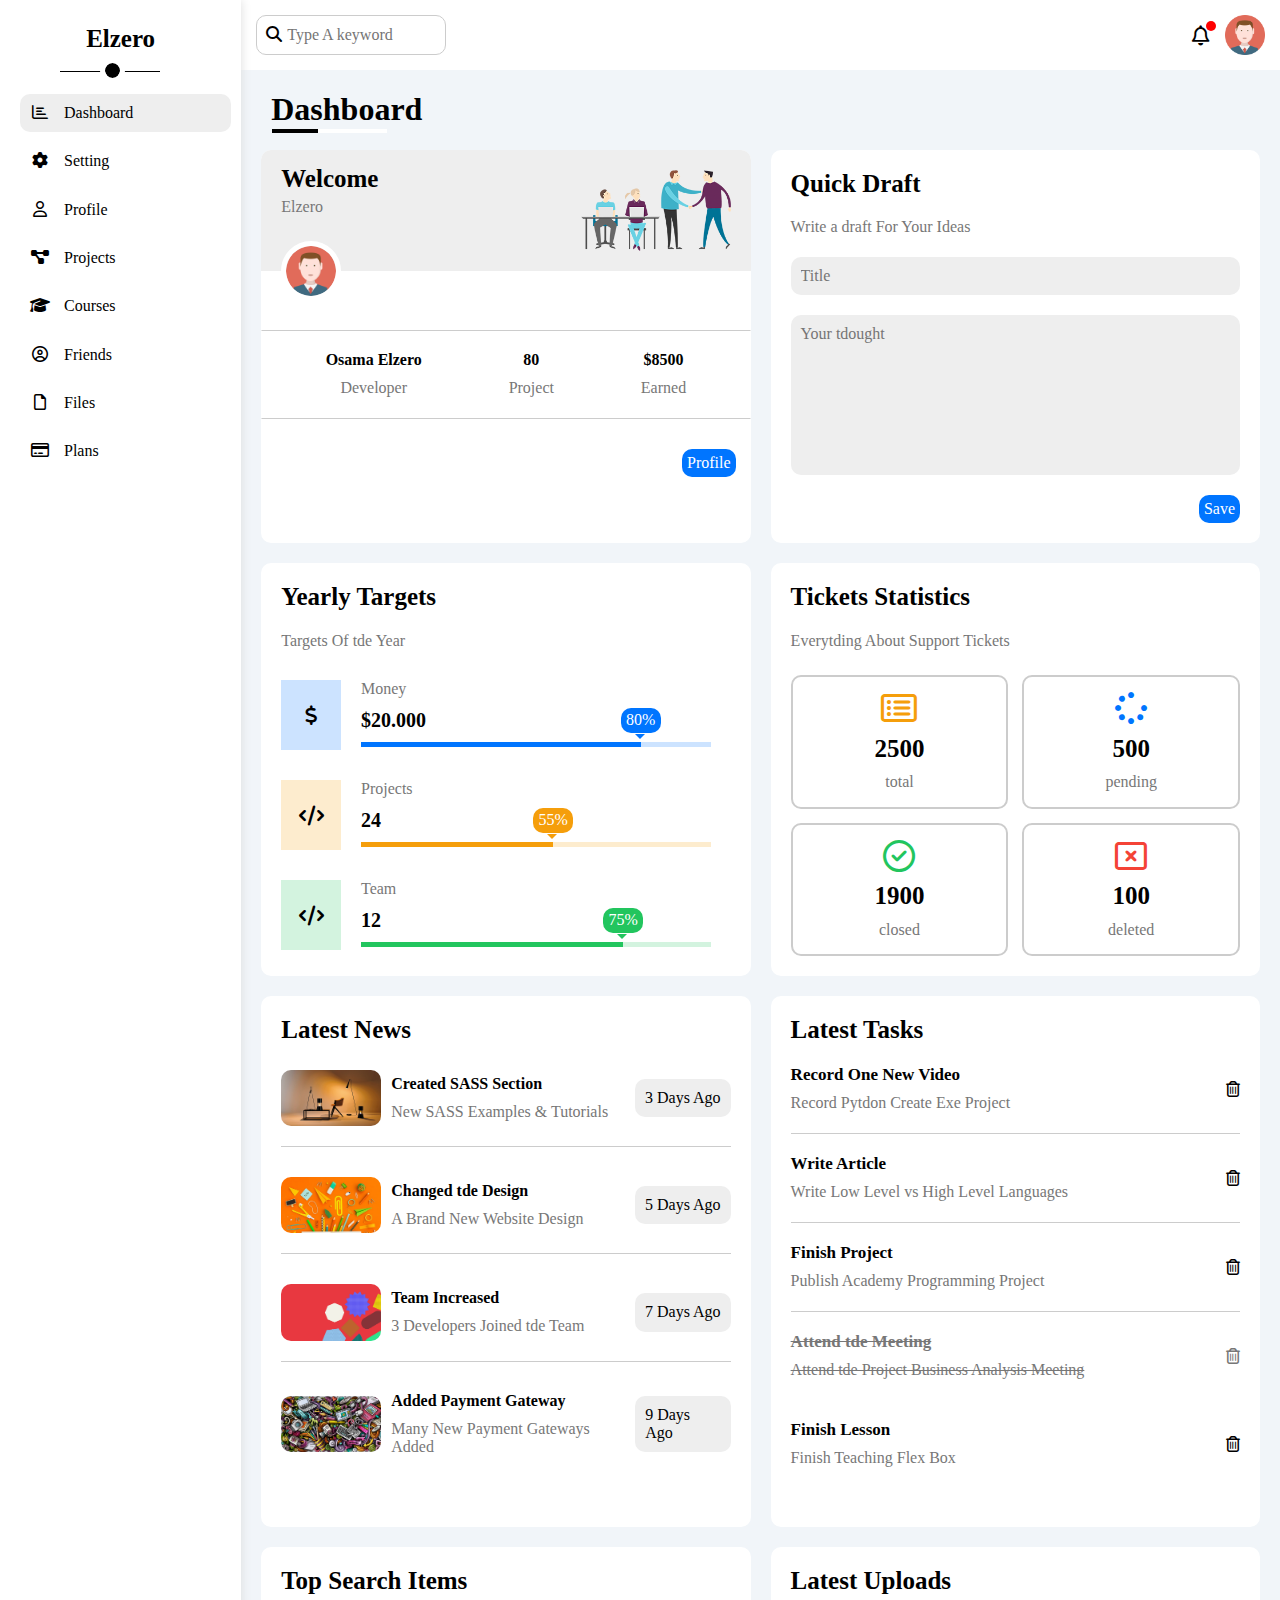
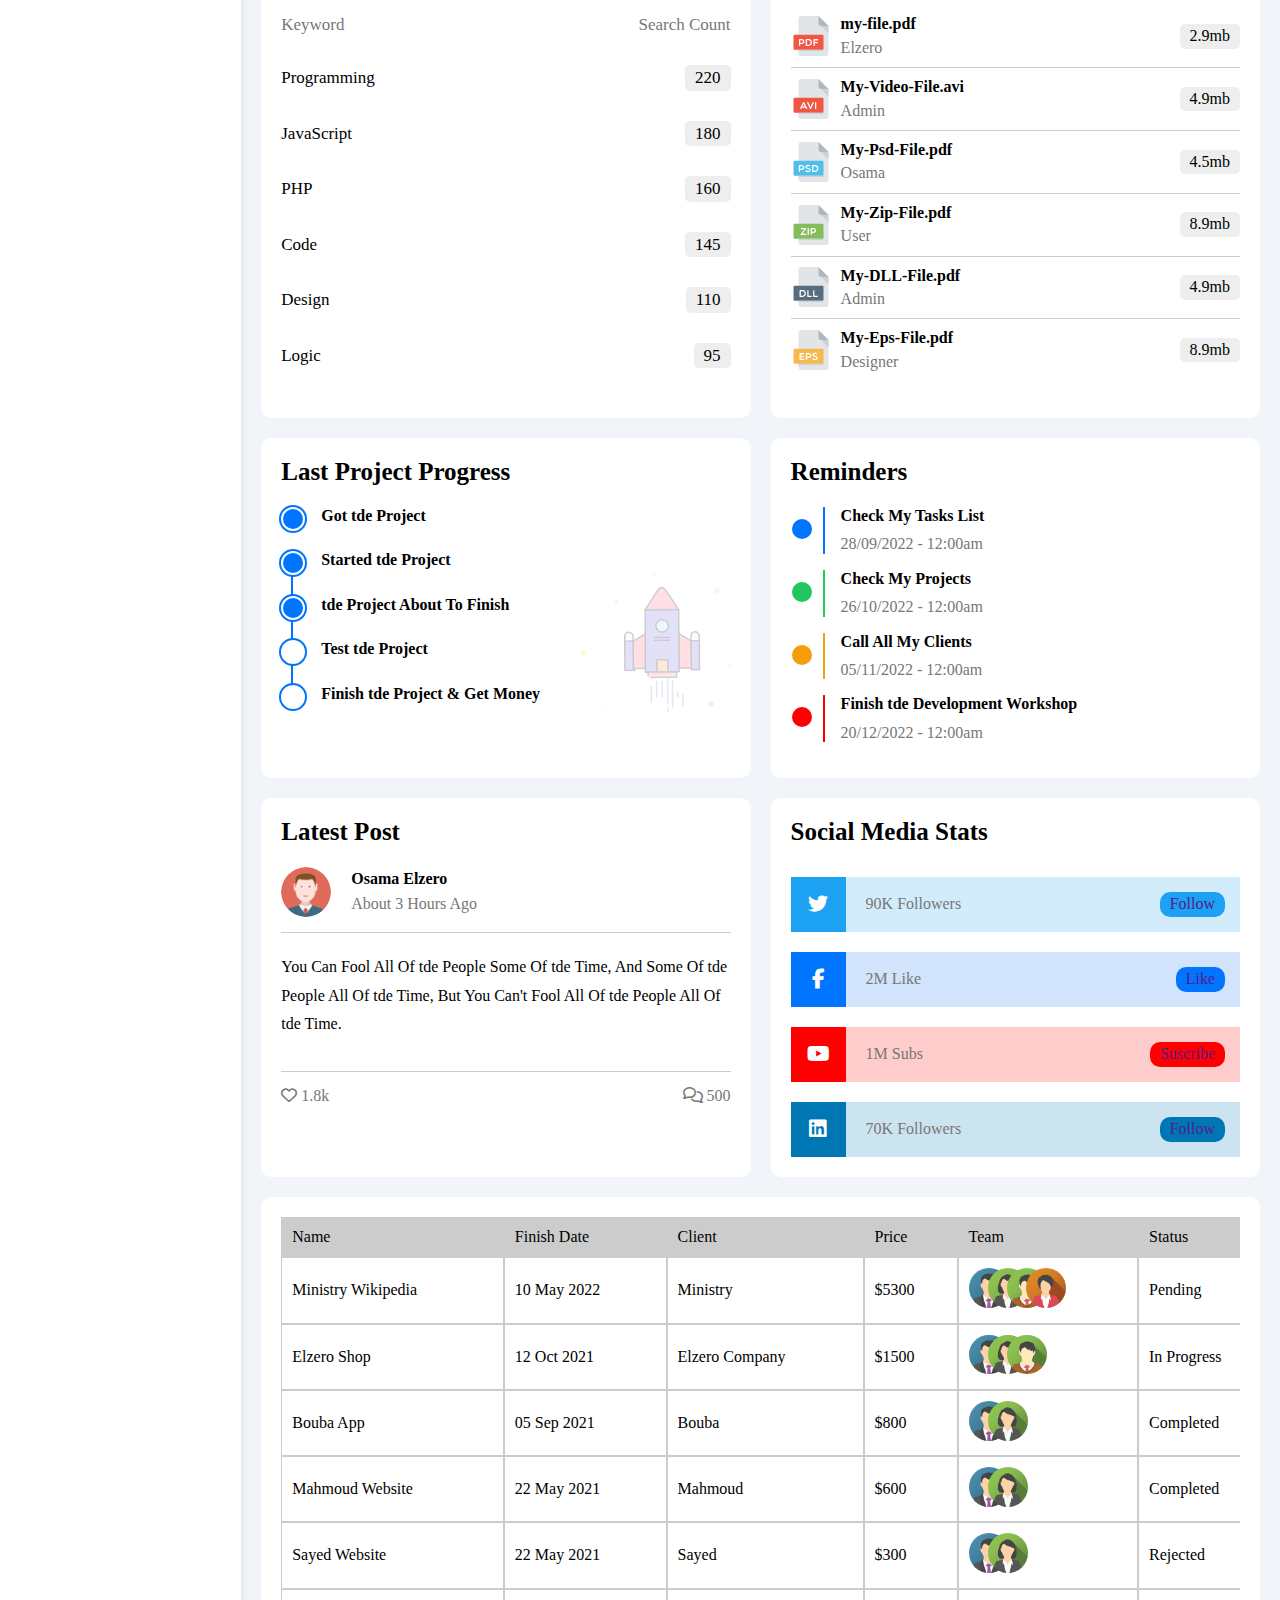
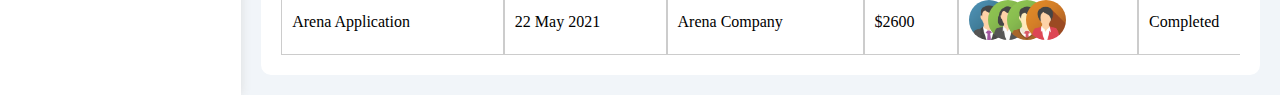
<file: index.html>
<!DOCTYPE html>
<html lang="en">

<head>
    <meta charset="UTF-8">
    <meta http-equiv="X-UA-Compatible" content="IE=edge">
    <meta name="viewport" content="widtd=device-widtd, initial-scale=1.0">
    <!-- title Of website  -->
    <title>Dashboard</title>
    <!-- Main Css file  -->
    <link rel="stylesheet" href="./css_files/main.css">
    <!-- Normalize Css File  -->
    <link rel="stylesheet" href="./css_files/normalize.css">
    <!-- Fonts in website  -->
    <link rel="preconnect" href="https://fonts.googleapis.com">
    <link rel="preconnect" href="https://fonts.gstatic.com" crossorigin>
    <link
        href="https://fonts.googleapis.com/css2?family=Cairo:wght@200;300;500;600;700;800&family=Open+Sans:ital,wght@1,300&family=Roboto:wght@100&display=swap"
        rel="stylesheet">
    <!-- Awesome Font  -->
    <link rel="stylesheet" href="https://cdnjs.cloudflare.com/ajax/libs/font-awesome/6.2.0/css/all.min.css">
</head>

<body>
    <div class="page">
        <!-- sidbar  -->
        <div class="sidbar">
            <h3>Elzero</h3>
            <a href="./index.html">
                <i class="fa-regular fa-chart-bar fa-fw"></i>
                <span>Dashboard</span>
                <a href="./setting.html">
                    <i class="fa-solid fa-gear fa-fw"></i>
                    <span>Setting</span>
                </a>
                <a href="./profile.html">
                    <i class="fa-regular fa-user fa-fw"></i>
                    <span>Profile</span>
                </a>
                <a href="./projects.html">
                    <i class="fa-solid fa-diagram-project fa-fw"></i>
                    <span>Projects</span>
                </a>
                <a href="./courses.html">
                    <i class="fa-solid fa-graduation-cap fa-fw"></i>
                    <span>Courses</span>
                </a>
                <a href="./friends.html">
                    <i class="fa-regular fa-circle-user fa-fw"></i>
                    <span>Friends</span>
                </a>
                <a href="./files.html">
                    <i class="fa-regular fa-file fa-fw"></i>
                    <span>Files</span>
                </a>
                <a href="./plans.html">
                    <i class="fa-regular fa-credit-card fa-fw"></i>
                    <span>Plans</span>
                </a>
        </div>
        <!-- headerandcontent  -->
        <div class="headerandcontent">
            <!-- header  -->
            <div class="header">
                <div class="search">
                    <input type="text" placeholder="Type A keyword">

                </div>
                <div>
                    <i class="fa-regular fa-bell fa-lg"></i>
                    <img src="./images/avatar.png" alt="">
                </div>
            </div>
            <h1 class="component_one">Dashboard</h1>
            <!-- content  -->
            <div class="content">
                <!-- progress1 -->

                <div class="progress1">
                    <div class="welcome">
                        <div>
                            <h3>Welcome</h3>
                            <span>Elzero</span>
                        </div>
                        <img src="./images/welcome.png" alt="">
                    </div>
                    <img src="./images/avatar.png" class="avatar" alt="">
                    <div class="intro">
                        <div>
                            <h4>Osama Elzero</h4>
                            <span>Developer</span>
                        </div>
                        <div>
                            <h4>80</h4>
                            <span>Project</span>
                        </div>
                        <div>
                            <h4>$8500</h4>
                            <span>Earned</span>
                        </div>
                    </div>
                    <a href="./profile.html">Profile</a>
                </div>
                <!-- progress2 -->

                <div class="progress2 progress">
                    <h3>Quick Draft</h3>
                    <span>Write a draft For Your Ideas</span>
                    <input type="text" placeholder="Title">
                    <textarea name="" id="" cols="30" rows="10" placeholder="Your tdought"></textarea>
                    <a href="./index.html">Save</a>

                </div>
                <!-- progress3 -->

                <div class="progress3 progress">
                    <h3>Yearly Targets</h3>
                    <span>Targets Of tde Year</span>
                    <div class="info1 info">
                        <i class="fa-solid fa-dollar-sign fa-lg c-blue"></i>
                        <div>
                            <span>Money</span>
                            <span>$20.000</span>
                            <div>
                                <span data_content="80%"></span>
                            </div>
                        </div>
                    </div>
                    <div class="info2 info">
                        <i class="fa-solid fa-code fa-lg c-orange"></i>
                        <div>
                            <span>Projects</span>
                            <span>24</span>
                            <div>
                                <span data_content="55%"></span>
                            </div>
                        </div>
                    </div>
                    <div class="info3 info">
                        <i class="fa-solid fa-code fa-lg c-orange"></i>
                        <div>
                            <span>Team</span>
                            <span>12</span>
                            <div>
                                <span data_content="75%"></span>
                            </div>
                        </div>
                    </div>

                </div>
                <!-- progress4 -->

                <div class="progress4 progress">
                    <h3>Tickets Statistics</h3>
                    <span>Everytding About Support Tickets</span>
                    <div class="statistic">
                        <div>
                            <i class="fa-regular fa-rectangle-list fa-2x mb-10 c-orange" style="color:#f59e0b;"></i>
                            <span>2500</span>
                            <span>total</span>
                        </div>
                        <div>
                            <i class="fa-solid fa-spinner fa-2x mb-10 c-blue" style="color:#0075ff;"></i>
                            <span>500</span>
                            <span>pending</span>
                        </div>
                        <div>
                            <i class="fa-regular fa-circle-check fa-2x mb-10 c-green" style="color:#22c55e;"></i>
                            <span>1900</span>
                            <span>closed</span>
                        </div>
                        <div>
                            <i class="fa-regular fa-rectangle-xmark fa-2x mb-10 c-red" style="color:#f44336;"></i>
                            <span>100</span>
                            <span>deleted</span>
                        </div>
                    </div>
                </div>
                <!-- progress5  -->
                <div class="progress5 progress">
                    <h3>Latest News</h3>
                    <div>
                        <div>
                            <img src="./images/news-01.png" alt="">
                            <div class="info">
                                <h4>Created SASS Section</h4>
                                <p>New SASS Examples & Tutorials</p>
                            </div>
                            <div>3 Days Ago</div>
                        </div>
                        <div>
                            <img src="./images/news-02.png" alt="">
                            <div class="info">
                                <h4>Changed tde Design</h4>
                                <p>A Brand New Website Design </p>
                            </div>
                            <div>5 Days Ago</div>
                        </div>
                        <div>
                            <img src="./images/news-03.png" alt="">
                            <div class="info">
                                <h4>Team Increased</h4>
                                <p>3 Developers Joined tde Team</p>
                            </div>
                            <div>7 Days Ago</div>
                        </div>
                        <div>
                            <img src="./images/news-04.png" alt="">
                            <div class="info">
                                <h4>Added Payment Gateway</h4>
                                <p>Many New Payment Gateways Added</p>
                            </div>
                            <div>9 Days Ago</div>
                        </div>
                    </div>
                </div>
                <!-- progress6  -->
                <div class="progress6  progress">
                    <h3>Latest Tasks</h3>
                    <div class="info">
                        <div>
                            <h4>Record One New Video</h4>
                            <p>Record Pytdon Create Exe Project</p>
                        </div>
                        <i class="fa-regular fa-trash-can delete"></i>
                    </div>
                    <div class="info">
                        <div>
                            <h4>Write Article</h4>
                            <p>Write Low Level vs High Level Languages</p>
                        </div>
                        <i class="fa-regular fa-trash-can delete"></i>
                    </div>
                    <div class="info">
                        <div>
                            <h4>Finish Project</h4>
                            <p>Publish Academy Programming Project</p>
                        </div>
                        <i class="fa-regular fa-trash-can delete"></i>
                    </div>
                    <div class="info">
                        <div>
                            <h4>Attend tde Meeting</h4>
                            <p>Attend tde Project Business Analysis Meeting</p>
                        </div>
                        <i class="fa-regular fa-trash-can delete"></i>
                    </div>
                    <div class="info">
                        <div>
                            <h4>Finish Lesson</h4>
                            <p>Finish Teaching Flex Box</p>
                        </div>
                        <i class="fa-regular fa-trash-can delete"></i>
                    </div>
                </div>
                <!-- progress7   -->
                <div class="progress7 progress">
                    <h3>Top Search Items</h3>
                    <div class="info">
                        <div>Keyword</div>
                        <div>Search Count</div>
                    </div>
                    <div class="info">
                        <div>Programming</div>
                        <div>220</div>
                    </div>
                    <div class="info">
                        <div>JavaScript</div>
                        <div>180</div>
                    </div>
                    <div class="info">
                        <div>PHP</div>
                        <div>160</div>
                    </div>
                    <div class="info">
                        <div>Code</div>
                        <div>145</div>
                    </div>
                    <div class="info">
                        <div>Design</div>
                        <div>110</div>
                    </div>
                    <div class="info">
                        <div>Logic</div>
                        <div>95</div>
                    </div>
                </div>
                <!-- progress8  -->
                <div class="progress8 progress">
                    <h3>Latest Uploads</h3>
                    <div class="info">
                        <div>
                            <img src="./images/pdf.svg" alt="">
                            <div>
                                <h4>my-file.pdf</h4>
                                <span>Elzero</span>
                            </div>
                        </div>
                        <div>2.9mb</div>
                    </div>
                    <div class="info">
                        <div>
                            <img src="./images/avi.svg" alt="">
                            <div>
                                <h4>My-Video-File.avi</h4>
                                <span>Admin</span>
                            </div>
                        </div>
                        <div>4.9mb</div>
                    </div>
                    <div class="info">
                        <div>
                            <img src="./images/psd.svg" alt="">
                            <div>
                                <h4>My-Psd-File.pdf</h4>
                                <span>Osama</span>
                            </div>
                        </div>
                        <div>4.5mb</div>
                    </div>
                    <div class="info">
                        <div>
                            <img src="./images/zip.svg" alt="">
                            <div>
                                <h4>My-Zip-File.pdf </h4>
                                <span>User</span>
                            </div>
                        </div>
                        <div>8.9mb</div>
                    </div>
                    <div class="info">
                        <div>
                            <img src="./images/dll.svg" alt="">
                            <div>
                                <h4>My-DLL-File.pdf</h4>
                                <span>Admin</span>
                            </div>
                        </div>
                        <div>4.9mb</div>
                    </div>
                    <div class="info">
                        <div>
                            <img src="./images/eps.svg" alt="">
                            <div>
                                <h4>My-Eps-File.pdf</h4>
                                <span>Designer</span>
                            </div>
                        </div>
                        <div>8.9mb</div>
                    </div>
                </div>
                <!-- progress9 -->
                <div class="progress9 progress">
                    <h3>Last Project Progress</h3>
                    <div>
                        <ul>
                            <li>Got tde Project</li>
                            <li>Started tde Project</li>
                            <li>tde Project About To Finish</li>
                            <li>Test tde Project</li>
                            <li>Finish tde Project & Get Money</li>
                        </ul>

                        <img src="./images/project.png" alt="">

                    </div>
                </div>
                <!-- progress10  -->
                <div class="progress10 progress">
                    <h3>Reminders</h3>
                    <div>
                        <h4>Check My Tasks List</h4>
                        <p>28/09/2022 - 12:00am</p>
                    </div>
                    <div>
                        <h4>Check My Projects</h4>
                        <p>26/10/2022 - 12:00am</p>
                    </div>
                    <div>
                        <h4>Call All My Clients</h4>
                        <p>05/11/2022 - 12:00am</p>
                    </div>
                    <div>
                        <h4>Finish tde Development Workshop</h4>
                        <p>20/12/2022 - 12:00am</p>
                    </div>
                </div>
                <!-- progress11  -->
                <div class="progress11 progress">
                    <h3>Latest Post</h3>
                   <div>
                    <img src="./images/avatar.png" alt="">
                    <div>
                    <h4>Osama Elzero</h4>
                    <p>About 3 Hours Ago</p>
                </div>
                   </div>
                   <div>You Can Fool All Of tde People Some Of tde Time, And Some Of tde People All Of tde Time, But You Can't Fool All Of tde People All Of tde Time.</div>
                   <div>
                   <span>
                    <i class="fa-regular fa-heart"></i>
                    1.8k
                   </span>
                   <span>
                    <i class="fa-regular fa-comments"></i>
                    500
                   </span>
                </div>
                </div>
                <!-- progress12  -->
                <div class="progress12 progress">
                    <h3>Social Media Stats</h3>
                    <div>
                        <i class="fa-brands fa-twitter fa-2x c-white h-full center-flex"></i>
                        <div>
                        <span>90K Followers</span>
                        <a href="">Follow</a>
                    </div>
                    </div>
                    <div>
                        <i class="fa-brands fa-facebook-f fa-2x c-white h-full center-flex"></i>
                        <div>
                        <span>2M Like</span>
                        <a href="">Like</a>
                    </div>
                    </div>
                    <div>
                        <i class="fa-brands fa-youtube fa-2x c-white h-full center-flex"></i>
                        <div>
                        <span>1M Subs</span>
                        <a href="">Suscribe</a>
                    </div>
                    </div>
                    <div>
                        <i class="fa-brands fa-linkedin fa-2x c-white h-full center-flex"></i>
                        <div>
                        <span>70K Followers</span>
                        <a href="">Follow</a>
                    </div>
                    </div>
                </div>
               
            </div>
              <!-- progress13 -->
              <div class="progress13 progress">
                <!-- <h3>Projects</h3> -->  
                <div>           
                <table>
                    <thead>
                        <td>Name</td>
                        <td>Finish Date</td>
                        <td>Client</td>
                        <td>Price</td>
                        <td>Team</td>
                        <td>Status</td>
                    </thead>
                    <tbody>
                        <tr>
                            <td>Ministry Wikipedia</td>
                            <td>10 May 2022</td>
                            <td>Ministry</td>
                            <td>$5300</td>
                            <td>
                                <img src="./images/team-01.png" alt="">
                                <img src="./images/team-02.png" alt="">
                                <img src="./images/team-03.png" alt="">
                                <img src="./images/team-04.png" alt="">
                             
                            </td>
                            <td>Pending</td>
                        </tr>
                        <tr>
                            <td>Elzero Shop</td>
                            <td>12 Oct 2021</td>
                            <td>Elzero Company</td>
                            <td>$1500</td>
                            <td>
                                <img src="./images/team-01.png" alt="">
                                <img src="./images/team-02.png" alt="">
                                <img src="./images/team-03.png" alt="">
                            </td>
                            <td>In Progress</td>
                        </tr>
                        <tr>
                            <td>Bouba App</td>
                            <td>05 Sep 2021</td>
                            <td>Bouba</td>
                            <td>$800</td>
                            <td>
                                <img src="./images/team-01.png" alt="">
                                <img src="./images/team-02.png" alt="">
                            </td>
                            <td>Completed</td>
                        </tr>
                        <tr>
                            <td>Mahmoud Website</td>
                            <td>22 May 2021</td>
                            <td>	Mahmoud</td>
                            <td>$600</td>
                            <td>
                                <img src="./images/team-01.png" alt="">
                                <img src="./images/team-02.png" alt="">
                            </td>
                            <td>Completed</td>
                        </tr>
                        <tr>
                            <td>Sayed Website</td>
                            <td>22 May 2021</td>
                            <td>Sayed</td>
                            <td>$300</td>
                            <td>
                                <img src="./images/team-01.png" alt="">
                                <img src="./images/team-02.png" alt="">
                            </td>
                            <td>Rejected</td>
                        </tr>
                        <tr>
                            <td>Arena Application</td>
                            <td>22 May 2021</td>
                            <td>Arena Company</td>
                            <td>$2600</td>
                            <td>
                                <img src="./images/team-01.png" alt="">
                                <img src="./images/team-02.png" alt="">
                                <img src="./images/team-03.png" alt="">
                                <img src="./images/team-04.png" alt="">
                            </td>
                            <td>Completed</td>
                        </tr>
                    </tbody>             
                </table>
            </div>  
            </div>
            
        </div>
    </div>
</body>

</html>
</file>
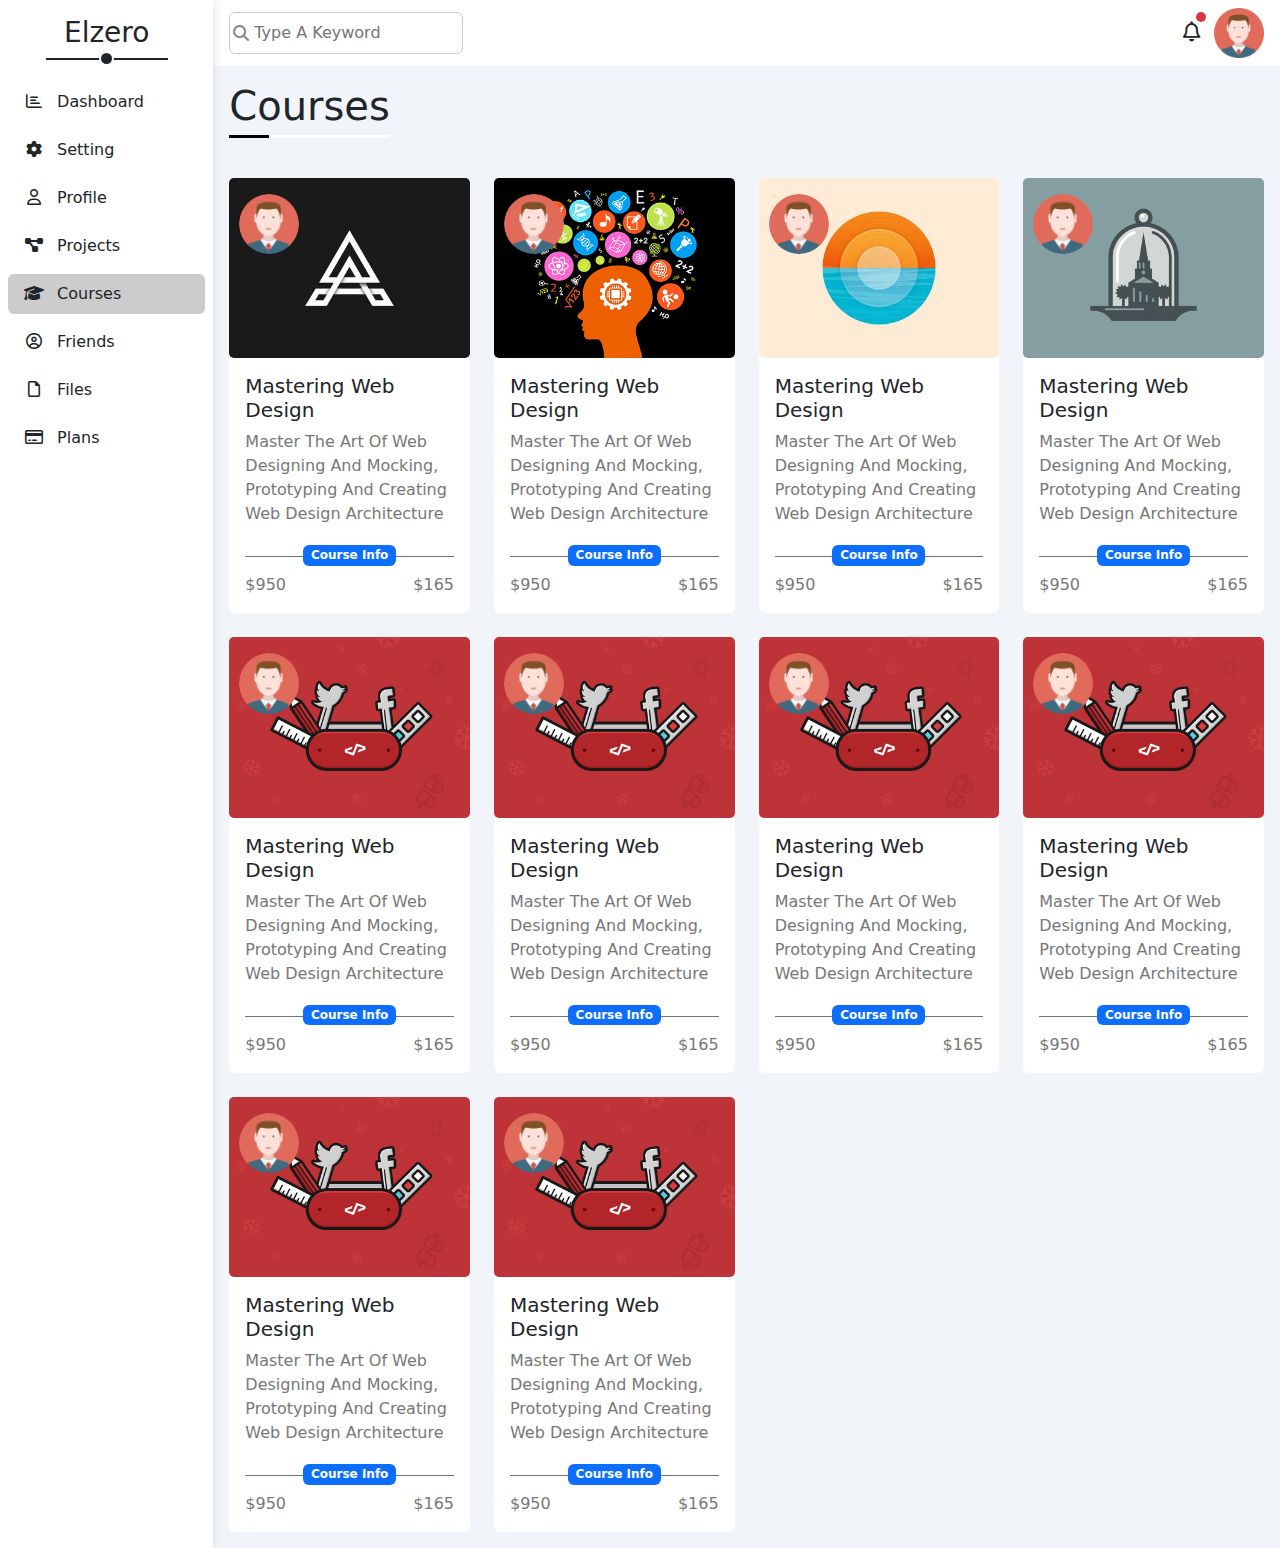
<file: courses.html>
<!DOCTYPE html>
<html lang="en">

<head>
    <meta charset="UTF-8">
    <meta http-equiv="X-UA-Compatible" content="IE=edge">
    <meta name="viewport" content="width=device-width, initial-scale=1.0">

    <!-- bootstrap  -->
    <link rel="stylesheet" href="./css_files/bootstrap.css">
    <!-- css file  -->
    <link rel="stylesheet" href="./css_files/course.css">
    <!-- awesome  -->
    <link rel="stylesheet" href="https://cdnjs.cloudflare.com/ajax/libs/font-awesome/6.2.0/css/all.min.css">
    <!-- Fonts in website  -->
    <link rel="preconnect" href="https://fonts.googleapis.com">
    <link rel="preconnect" href="https://fonts.gstatic.com" crossorigin>
    <link
        href="https://fonts.googleapis.com/css2?family=Cairo:wght@200;300;500;600;700;800&family=Open+Sans:ital,wght@1,300&family=Roboto:wght@100&display=swap"
        rel="stylesheet">
    <title>Courses</title>
</head>

<body style="background-color: #f1f5f9;">
    <div class="row m-0 g-0">
        <div class="sidbar col-2 col-md-3 col-lg-2"
            style="background-color: white; box-shadow: 0 0 10px #ddd; z-index: 1;">
            <div class="brand text-center">
                <h3 class="mt-3">Elzero</h3>
                <div class="bg-dark d-none d-md-block" style="width: 122px; height: 2px; margin: 0 auto;"></div>
                <div class=" rounded-circle bg-dark d-none d-md-block"
                    style="width: 15px;height: 15px; margin: -9px auto 0; border: 2px solid white; "></div>
            </div>
            <ul class="list-group mt-3">
                <li class="list-group-item border-0 mx-2 mb-2  rounded text-center text-md-start ">
                    <a href="./index.html" class="text-decoration-none text-dark">
                        <i class="fa-regular fa-chart-bar fa-fw me-2 "></i>
                        <span class="d-none d-md-inline">Dashboard</span>
                    </a>
                </li>
                <li class="list-group-item border-0 mx-2 mb-2 rounded text-center text-md-start ">
                    <a href="./setting.html" class="text-decoration-none text-dark">
                        <i class="fa-solid fa-gear fa-fw me-2"></i>
                        <span class="d-none d-md-inline">Setting</span>
                    </a>
                </li>
                <li class="list-group-item border-0 mx-2 mb-2  rounded text-center text-md-start">
                    <a href="./profile.html" class="text-decoration-none text-dark">
                        <i class="fa-regular fa-user fa-fw me-2"></i>
                        <span class="d-none d-md-inline">Profile</span>
                    </a>
                </li>
                <li class="list-group-item border-0 mx-2 mb-2   rounded text-center text-md-start">
                    <a href="./projects.html" class="text-decoration-none text-dark">
                        <i class="fa-solid fa-diagram-project fa-fw me-2"></i>
                        <span class="d-none d-md-inline">Projects</span>
                    </a>
                </li>
                <li class="list-group-item border-0 mx-2 mb-2 bg-ccc rounded text-center text-md-start">
                    <a href="./courses.html" class="text-decoration-none text-dark">
                        <i class="fa-solid fa-graduation-cap fa-fw me-2"></i>
                        <span class="d-none d-md-inline">Courses</span>
                    </a>
                </li>
                <li class="list-group-item border-0 mx-2 mb-2 rounded text-center text-md-start">
                    <a href="./friends.html" class="text-decoration-none text-dark">
                        <i class="fa-regular fa-circle-user fa-fw me-2"></i>
                        <span class="d-none d-md-inline">Friends</span>
                    </a>
                </li>
                <li class="list-group-item border-0 mx-2 mb-2 rounded text-center text-md-start">
                    <a href="./files.html" class="text-decoration-none text-dark">
                        <i class="fa-regular fa-file fa-fw me-2"></i>
                        <span class="d-none d-md-inline">Files</span>
                    </a>
                </li>
                <li class="list-group-item border-0 mx-2 mb-2 rounded text-center text-md-start">
                    <a href="./plans.html" class="text-decoration-none text-dark">
                        <i class="fa-regular fa-credit-card fa-fw me-2"></i>
                        <span class="d-none d-md-inline">Plans</span>
                    </a>
                </li>
            </ul>
        </div>
        <div class="headerandcontent col-10 col-md-9 col-lg-10">
            <div class="navbar px-3" style="background-color: white">
                <div class="search ">
                    <input type="text" placeholder="Type A Keyword" class="p-2 ps-4 rounded"
                        aria-describedby="basic-addon1" style="border: 1px solid #ccc;">
                </div>
                <div class="position-relative">
                    <i class="fa-regular fa-bell fa-lg me-2"></i>
                    <div class=" bg-danger rounded-circle position-absolute "
                        style="width: 10px;height: 10px; top: 4px; left: 13px;"></div>
                    <img src="./images/avatar.png" width="50px" class="" alt="">
                </div>
            </div>
            <h1 class="px-3 pt-3 title" style="width: fit-content;">Courses</h1>
           <div class="row m-0 py-3 px-1 g-4 row-cols-md-2 row-cols-lg-3 row-cols-xl-4">
            <div >
                <div class="card position-relative border-0" > 
                    <img src="./images/course-01.jpg" alt="" class="card-img">
                    <div class="card-body">
                        <h5 class="card-title">Mastering Web Design</h5>
                        <p class="card-text" style="color:#777">Master The Art Of Web Designing And Mocking, Prototyping And Creating Web Design Architecture</p>
                      <div class="text-center">
                        <span class="badge text-bg-primary">Course Info</span>
                      </div>
                      <div class="d-flex justify-content-between pt-3 border-top border-secondary "style="margin-top:-10px; color:#777">
                        <span class="col-4 text-start">$950</span>
                        <span class="col-4 text-end" >$165</span>
                      </div>
                    </div>
                     <img src="./images/avatar.png" class=" position-absolute w-25 rounded-circle" style="top:16px; left:10px" alt="">
                </div>
            </div>
            <div >
                <div class="card position-relative border-0" > 
                    <img src="./images/course-02.jpg" alt="" class="card-img">
                    <div class="card-body">
                        <h5 class="card-title">Mastering Web Design</h5>
                        <p class="card-text" style="color:#777">Master The Art Of Web Designing And Mocking, Prototyping And Creating Web Design Architecture</p>
                      <div class="text-center">
                        <span class="badge text-bg-primary">Course Info</span>
                      </div>
                      <div class="d-flex justify-content-between pt-3 border-top border-secondary "style="margin-top:-10px; color:#777">
                        <span class="col-4 text-start">$950</span>
                        <span class="col-4 text-end" >$165</span>
                      </div>
                    </div>
                     <img src="./images/avatar.png" class=" position-absolute w-25 rounded-circle" style="top:16px; left:10px" alt="">
                </div>
            </div>
            <div >
                <div class="card position-relative border-0" > 
                    <img src="./images/course-03.jpg" alt="" class="card-img">
                    <div class="card-body">
                        <h5 class="card-title">Mastering Web Design</h5>
                        <p class="card-text" style="color:#777">Master The Art Of Web Designing And Mocking, Prototyping And Creating Web Design Architecture</p>
                      <div class="text-center">
                        <span class="badge text-bg-primary">Course Info</span>
                      </div>
                      <div class="d-flex justify-content-between pt-3 border-top border-secondary "style="margin-top:-10px; color:#777">
                        <span class="col-4 text-start">$950</span>
                        <span class="col-4 text-end" >$165</span>
                      </div>
                    </div>
                     <img src="./images/avatar.png" class=" position-absolute w-25 rounded-circle" style="top:16px; left:10px" alt="">
                </div>
            </div>
            <div >
                <div class="card position-relative border-0" > 
                    <img src="./images/course-04.jpg" alt="" class="card-img">
                    <div class="card-body">
                        <h5 class="card-title">Mastering Web Design</h5>
                        <p class="card-text" style="color:#777">Master The Art Of Web Designing And Mocking, Prototyping And Creating Web Design Architecture</p>
                      <div class="text-center">
                        <span class="badge text-bg-primary">Course Info</span>
                      </div>
                      <div class="d-flex justify-content-between pt-3 border-top border-secondary "style="margin-top:-10px; color:#777">
                        <span class="col-4 text-start">$950</span>
                        <span class="col-4 text-end" >$165</span>
                      </div>
                    </div>
                     <img src="./images/avatar.png" class=" position-absolute w-25 rounded-circle" style="top:16px; left:10px" alt="">
                </div>
            </div>
            <div>
                <div class="card position-relative border-0" > 
                    <img src="./images/course-05.jpg" alt="" class="card-img">
                    <div class="card-body">
                        <h5 class="card-title">Mastering Web Design</h5>
                        <p class="card-text" style="color:#777">Master The Art Of Web Designing And Mocking, Prototyping And Creating Web Design Architecture</p>
                      <div class="text-center">
                        <span class="badge text-bg-primary">Course Info</span>
                      </div>
                      <div class="d-flex justify-content-between pt-3 border-top border-secondary "style="margin-top:-10px; color:#777">
                        <span class="col-4 text-start">$950</span>
                        <span class="col-4 text-end" >$165</span>
                      </div>
                    </div>
                     <img src="./images/avatar.png" class=" position-absolute w-25 rounded-circle" style="top:16px; left:10px" alt="">
                </div>
            </div>
            <div>
                <div class="card position-relative border-0" > 
                    <img src="./images/course-05.jpg" alt="" class="card-img">
                    <div class="card-body">
                        <h5 class="card-title">Mastering Web Design</h5>
                        <p class="card-text" style="color:#777">Master The Art Of Web Designing And Mocking, Prototyping And Creating Web Design Architecture</p>
                      <div class="text-center">
                        <span class="badge text-bg-primary">Course Info</span>
                      </div>
                      <div class="d-flex justify-content-between pt-3 border-top border-secondary "style="margin-top:-10px; color:#777">
                        <span class="col-4 text-start">$950</span>
                        <span class="col-4 text-end" >$165</span>
                      </div>
                    </div>
                     <img src="./images/avatar.png" class=" position-absolute w-25 rounded-circle" style="top:16px; left:10px" alt="">
                </div>
            </div>
            <div>
                <div class="card position-relative border-0" > 
                    <img src="./images/course-05.jpg" alt="" class="card-img">
                    <div class="card-body">
                        <h5 class="card-title">Mastering Web Design</h5>
                        <p class="card-text" style="color:#777">Master The Art Of Web Designing And Mocking, Prototyping And Creating Web Design Architecture</p>
                      <div class="text-center">
                        <span class="badge text-bg-primary">Course Info</span>
                      </div>
                      <div class="d-flex justify-content-between pt-3 border-top border-secondary "style="margin-top:-10px; color:#777">
                        <span class="col-4 text-start">$950</span>
                        <span class="col-4 text-end" >$165</span>
                      </div>
                    </div>
                     <img src="./images/avatar.png" class=" position-absolute w-25 rounded-circle" style="top:16px; left:10px" alt="">
                </div>
            </div>
            <div>
                <div class="card position-relative border-0" > 
                    <img src="./images/course-05.jpg" alt="" class="card-img">
                    <div class="card-body">
                        <h5 class="card-title">Mastering Web Design</h5>
                        <p class="card-text" style="color:#777">Master The Art Of Web Designing And Mocking, Prototyping And Creating Web Design Architecture</p>
                      <div class="text-center">
                        <span class="badge text-bg-primary">Course Info</span>
                      </div>
                      <div class="d-flex justify-content-between pt-3 border-top border-secondary "style="margin-top:-10px; color:#777">
                        <span class="col-4 text-start">$950</span>
                        <span class="col-4 text-end" >$165</span>
                      </div>
                    </div>
                     <img src="./images/avatar.png" class=" position-absolute w-25 rounded-circle" style="top:16px; left:10px" alt="">
                </div>
            </div>
            <div>
                <div class="card position-relative border-0" > 
                    <img src="./images/course-05.jpg" alt="" class="card-img">
                    <div class="card-body">
                        <h5 class="card-title">Mastering Web Design</h5>
                        <p class="card-text" style="color:#777">Master The Art Of Web Designing And Mocking, Prototyping And Creating Web Design Architecture</p>
                      <div class="text-center">
                        <span class="badge text-bg-primary">Course Info</span>
                      </div>
                      <div class="d-flex justify-content-between pt-3 border-top border-secondary "style="margin-top:-10px; color:#777">
                        <span class="col-4 text-start">$950</span>
                        <span class="col-4 text-end" >$165</span>
                      </div>
                    </div>
                     <img src="./images/avatar.png" class=" position-absolute w-25 rounded-circle" style="top:16px; left:10px" alt="">
                </div>
            </div>
            <div>
                <div class="card position-relative border-0" > 
                    <img src="./images/course-05.jpg" alt="" class="card-img">
                    <div class="card-body">
                        <h5 class="card-title">Mastering Web Design</h5>
                        <p class="card-text" style="color:#777">Master The Art Of Web Designing And Mocking, Prototyping And Creating Web Design Architecture</p>
                      <div class="text-center">
                        <span class="badge text-bg-primary">Course Info</span>
                      </div>
                      <div class="d-flex justify-content-between pt-3 border-top border-secondary "style="margin-top:-10px; color:#777">
                        <span class="col-4 text-start">$950</span>
                        <span class="col-4 text-end" >$165</span>
                      </div>
                    </div>
                     <img src="./images/avatar.png" class=" position-absolute w-25 rounded-circle" style="top:16px; left:10px" alt="">
                </div>
            </div>

               
           </div>

        </div>
    </div>
</body>

</html>
</file>
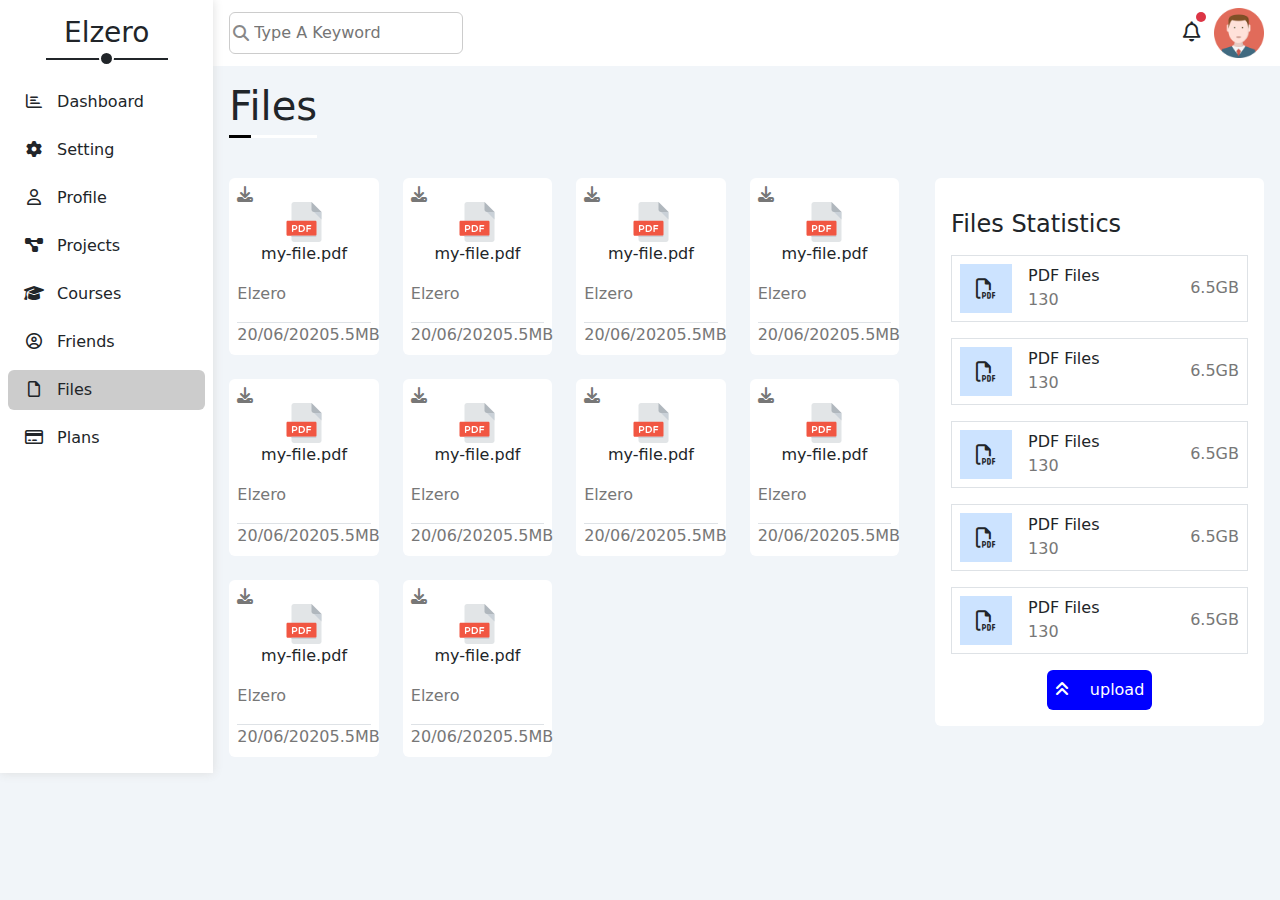
<file: files.html>
<!DOCTYPE html>
<html lang="en">

<head>
    <meta charset="UTF-8">
    <meta http-equiv="X-UA-Compatible" content="IE=edge">
    <meta name="viewport" content="width=device-width, initial-scale=1.0">

    <!-- bootstrap  -->
    <link rel="stylesheet" href="./css_files/bootstrap.css">
    <!-- css file  -->
    <link rel="stylesheet" href="./css_files/file.css">
    <!-- awesome  -->
    <link rel="stylesheet" href="https://cdnjs.cloudflare.com/ajax/libs/font-awesome/6.2.0/css/all.min.css">
    <!-- Fonts in website  -->
    <link rel="preconnect" href="https://fonts.googleapis.com">
    <link rel="preconnect" href="https://fonts.gstatic.com" crossorigin>
    <link
        href="https://fonts.googleapis.com/css2?family=Cairo:wght@200;300;500;600;700;800&family=Open+Sans:ital,wght@1,300&family=Roboto:wght@100&display=swap"
        rel="stylesheet">
    <title>Files</title>
</head>

<body style="background-color: #f1f5f9;">
    <div class="row m-0 g-0">
        <div class="sidbar col-2 col-md-3 col-lg-2"
            style="background-color: white; box-shadow: 0 0 10px #ddd; z-index: 1;">
            <div class="brand text-center">
                <h3 class="mt-3">Elzero</h3>
                <div class="bg-dark d-none d-md-block" style="width: 122px; height: 2px; margin: 0 auto;"></div>
                <div class=" rounded-circle bg-dark d-none d-md-block"
                    style="width: 15px;height: 15px; margin: -9px auto 0; border: 2px solid white; "></div>
            </div>
            <ul class="list-group mt-3">
                <li class="list-group-item border-0 mx-2 mb-2  rounded text-center text-md-start ">
                    <a href="./index.html" class="text-decoration-none text-dark">
                        <i class="fa-regular fa-chart-bar fa-fw me-2 "></i>
                        <span class="d-none d-md-inline">Dashboard</span>
                    </a>
                </li>
                <li class="list-group-item border-0 mx-2 mb-2 rounded text-center text-md-start ">
                    <a href="./setting.html" class="text-decoration-none text-dark">
                        <i class="fa-solid fa-gear fa-fw me-2"></i>
                        <span class="d-none d-md-inline">Setting</span>
                    </a>
                </li>
                <li class="list-group-item border-0 mx-2 mb-2  rounded text-center text-md-start">
                    <a href="./profile.html" class="text-decoration-none text-dark">
                        <i class="fa-regular fa-user fa-fw me-2"></i>
                        <span class="d-none d-md-inline">Profile</span>
                    </a>
                </li>
                <li class="list-group-item border-0 mx-2 mb-2   rounded text-center text-md-start">
                    <a href="./projects.html" class="text-decoration-none text-dark">
                        <i class="fa-solid fa-diagram-project fa-fw me-2"></i>
                        <span class="d-none d-md-inline">Projects</span>
                    </a>
                </li>
                <li class="list-group-item border-0 mx-2 mb-2  rounded text-center text-md-start">
                    <a href="./courses.html" class="text-decoration-none text-dark">
                        <i class="fa-solid fa-graduation-cap fa-fw me-2"></i>
                        <span class="d-none d-md-inline">Courses</span>
                    </a>
                </li>
                <li class="list-group-item border-0 mx-2 mb-2  rounded text-center text-md-start">
                    <a href="./friends.html" class="text-decoration-none text-dark">
                        <i class="fa-regular fa-circle-user fa-fw me-2"></i>
                        <span class="d-none d-md-inline">Friends</span>
                    </a>
                </li>
                <li class="list-group-item border-0 mx-2 mb-2 bg-ccc rounded text-center text-md-start">
                    <a href="./files.html" class="text-decoration-none text-dark">
                        <i class="fa-regular fa-file fa-fw me-2"></i>
                        <span class="d-none d-md-inline">Files</span>
                    </a>
                </li>
                <li class="list-group-item border-0 mx-2 mb-2 rounded text-center text-md-start">
                    <a href="./plans.html" class="text-decoration-none text-dark">
                        <i class="fa-regular fa-credit-card fa-fw me-2"></i>
                        <span class="d-none d-md-inline">Plans</span>
                    </a>
                </li>
            </ul>
        </div>
        <div class="headerandcontent col-10 col-md-9 col-lg-10">
            <div class="navbar px-3" style="background-color: white">
                <div class="search ">
                    <input type="text" placeholder="Type A Keyword" class="p-2 ps-4 rounded"
                        aria-describedby="basic-addon1" style="border: 1px solid #ccc;">
                </div>
                <div class="position-relative">
                    <i class="fa-regular fa-bell fa-lg me-2"></i>
                    <div class=" bg-danger rounded-circle position-absolute "
                        style="width: 10px;height: 10px; top: 4px; left: 13px;"></div>
                    <img src="./images/avatar.png" width="50px" class="" alt="">
                </div>
            </div>
            <h1 class="px-3 pt-3 title" style="width: fit-content;">Files</h1>
             <div class="row m-0 py-3 px-1 g-4  row-cols-md-2 fl">
                <div class="col-md-8 row m-0 row-cols-md-2 row-cols-lg-3 row-cols-xl-4 g-4 ps-0">
                <div>
                    <div class="card p-2 border-0">
                        <i class="fa-solid fa-download c-grey p-absolute span-color"></i>
                        <div class="text-center pb-3 im">
                            <img src="./images/pdf.svg" width="40px"  alt="">
                            <div>my-file.pdf</div>
                            
                        </div>
                        <div class="span-color pb-3 border-bottom">Elzero</div>
                        <div class="d-flex justify-content-between">
                            <span class="span-color">20/06/2020</span>
                            <span class="span-color">5.5MB</span>
                        </div>
                    </div>
                </div>
            <div>
                    <div class="card p-2 border-0">
                        <i class="fa-solid fa-download c-grey p-absolute span-color"></i>
                        <div class="text-center pb-3 im">
                            <img src="./images/pdf.svg" width="40px"  alt="">
                            <div>my-file.pdf</div>
                            
                        </div>
                        <div class="span-color pb-3 border-bottom">Elzero</div>
                        <div class="d-flex justify-content-between">
                            <span class="span-color">20/06/2020</span>
                            <span class="span-color">5.5MB</span>
                        </div>
                    </div>
                </div>
            <div>
                    <div class="card p-2 border-0">
                        <i class="fa-solid fa-download c-grey p-absolute span-color"></i>
                        <div class="text-center pb-3 im">
                            <img src="./images/pdf.svg" width="40px"  alt="">
                            <div>my-file.pdf</div>
                            
                        </div>
                        <div class="span-color pb-3 border-bottom">Elzero</div>
                        <div class="d-flex justify-content-between">
                            <span class="span-color">20/06/2020</span>
                            <span class="span-color">5.5MB</span>
                        </div>
                    </div>
                </div>
            <div>
                    <div class="card p-2 border-0">
                        <i class="fa-solid fa-download c-grey p-absolute span-color"></i>
                        <div class="text-center pb-3 im">
                            <img src="./images/pdf.svg" width="40px"  alt="">
                            <div>my-file.pdf</div>
                            
                        </div>
                        <div class="span-color pb-3 border-bottom">Elzero</div>
                        <div class="d-flex justify-content-between">
                            <span class="span-color">20/06/2020</span>
                            <span class="span-color">5.5MB</span>
                        </div>
                    </div>
                </div>
            <div>
                    <div class="card p-2 border-0">
                        <i class="fa-solid fa-download c-grey p-absolute span-color"></i>
                        <div class="text-center pb-3 im">
                            <img src="./images/pdf.svg" width="40px"  alt="">
                            <div>my-file.pdf</div>
                            
                        </div>
                        <div class="span-color pb-3 border-bottom">Elzero</div>
                        <div class="d-flex justify-content-between">
                            <span class="span-color">20/06/2020</span>
                            <span class="span-color">5.5MB</span>
                        </div>
                    </div>
                </div>
            <div>
                    <div class="card p-2 border-0">
                        <i class="fa-solid fa-download c-grey p-absolute span-color"></i>
                        <div class="text-center pb-3 im">
                            <img src="./images/pdf.svg" width="40px"  alt="">
                            <div>my-file.pdf</div>
                            
                        </div>
                        <div class="span-color pb-3 border-bottom">Elzero</div>
                        <div class="d-flex justify-content-between">
                            <span class="span-color">20/06/2020</span>
                            <span class="span-color">5.5MB</span>
                        </div>
                    </div>
                </div>
            <div>
                    <div class="card p-2 border-0">
                        <i class="fa-solid fa-download c-grey p-absolute span-color"></i>
                        <div class="text-center pb-3 im">
                            <img src="./images/pdf.svg" width="40px"  alt="">
                            <div>my-file.pdf</div>
                            
                        </div>
                        <div class="span-color pb-3 border-bottom">Elzero</div>
                        <div class="d-flex justify-content-between">
                            <span class="span-color">20/06/2020</span>
                            <span class="span-color">5.5MB</span>
                        </div>
                    </div>
                </div>
            <div>
                    <div class="card p-2 border-0">
                        <i class="fa-solid fa-download c-grey p-absolute span-color"></i>
                        <div class="text-center pb-3 im">
                            <img src="./images/pdf.svg" width="40px"  alt="">
                            <div>my-file.pdf</div>
                            
                        </div>
                        <div class="span-color pb-3 border-bottom">Elzero</div>
                        <div class="d-flex justify-content-between">
                            <span class="span-color">20/06/2020</span>
                            <span class="span-color">5.5MB</span>
                        </div>
                    </div>
                </div>
            <div>
                    <div class="card p-2 border-0">
                        <i class="fa-solid fa-download c-grey p-absolute span-color"></i>
                        <div class="text-center pb-3 im">
                            <img src="./images/pdf.svg" width="40px"  alt="">
                            <div>my-file.pdf</div>
                            
                        </div>
                        <div class="span-color pb-3 border-bottom">Elzero</div>
                        <div class="d-flex justify-content-between">
                            <span class="span-color">20/06/2020</span>
                            <span class="span-color">5.5MB</span>
                        </div>
                    </div>
                </div>
            <div>
                    <div class="card p-2 border-0">
                        <i class="fa-solid fa-download c-grey p-absolute span-color"></i>
                        <div class="text-center pb-3 im">
                            <img src="./images/pdf.svg" width="40px"  alt="">
                            <div>my-file.pdf</div>
                            
                        </div>
                        <div class="span-color pb-3 border-bottom">Elzero</div>
                        <div class="d-flex justify-content-between">
                            <span class="span-color">20/06/2020</span>
                            <span class="span-color">5.5MB</span>
                        </div>
                    </div>
                </div>

                </div>

                <div class="col-md-4 statistics ">
                <div class="card border-0 p-3">
                    <h4 class="my-3">Files Statistics</h4>
                    <div class="p-2 mb-3 border d-flex justify-content-between align-items-center">
                        <div class="d-flex align-items-center ">
                            <i class="fa-regular fa-file-pdf fa-lg blue center-flex c-blue icon me-3 py-4 px-3" style="background-color: rgb(0 117 255 / 20%);"></i>
                            <span>
                                <div>PDF Files</div>
                                <div class="span-color">130</div>
                            </span>
                        </div>
                        <span class="span-color">6.5GB</span>

                    </div>
                    <div class="p-2 mb-3 border d-flex justify-content-between align-items-center">
                        <div class="d-flex align-items-center ">
                            <i class="fa-regular fa-file-pdf fa-lg blue center-flex c-blue icon me-3 py-4 px-3" style="background-color: rgb(0 117 255 / 20%);"></i>
                            <span>
                                <div>PDF Files</div>
                                <div class="span-color">130</div>
                            </span>
                        </div>
                        <span class="span-color">6.5GB</span>

                    </div>
                    <div class="p-2 mb-3 border d-flex justify-content-between align-items-center">
                        <div class="d-flex align-items-center ">
                            <i class="fa-regular fa-file-pdf fa-lg blue center-flex c-blue icon me-3 py-4 px-3" style="background-color: rgb(0 117 255 / 20%);"></i>
                            <span>
                                <div>PDF Files</div>
                                <div class="span-color">130</div>
                            </span>
                        </div>
                        <span class="span-color">6.5GB</span>

                    </div>
                    <div class="p-2 mb-3 border d-flex justify-content-between align-items-center">
                        <div class="d-flex align-items-center ">
                            <i class="fa-regular fa-file-pdf fa-lg blue center-flex c-blue icon me-3 py-4 px-3" style="background-color: rgb(0 117 255 / 20%);"></i>
                            <span>
                                <div>PDF Files</div>
                                <div class="span-color">130</div>
                            </span>
                        </div>
                        <span class="span-color">6.5GB</span>

                    </div>
                    <div class="p-2 mb-3 border d-flex justify-content-between align-items-center">
                        <div class="d-flex align-items-center ">
                            <i class="fa-regular fa-file-pdf fa-lg blue center-flex c-blue icon me-3 py-4 px-3" style="background-color: rgb(0 117 255 / 20%);"></i>
                            <span>
                                <div>PDF Files</div>
                                <div class="span-color">130</div>
                            </span>
                        </div>
                        <span class="span-color">6.5GB</span>

                    </div>
                    <a href="" class="rounded m-auto text-decoration-none p-2" style="background-color: blue; color: white;">
                        <i class="fa-solid fa-angles-up mr-10 me-3 mt-0"></i>
                        <span>upload</span>
                    </a>
                </div>
                </div>

             </div>

        </div>
    </div>
</body>

</html>
</file>
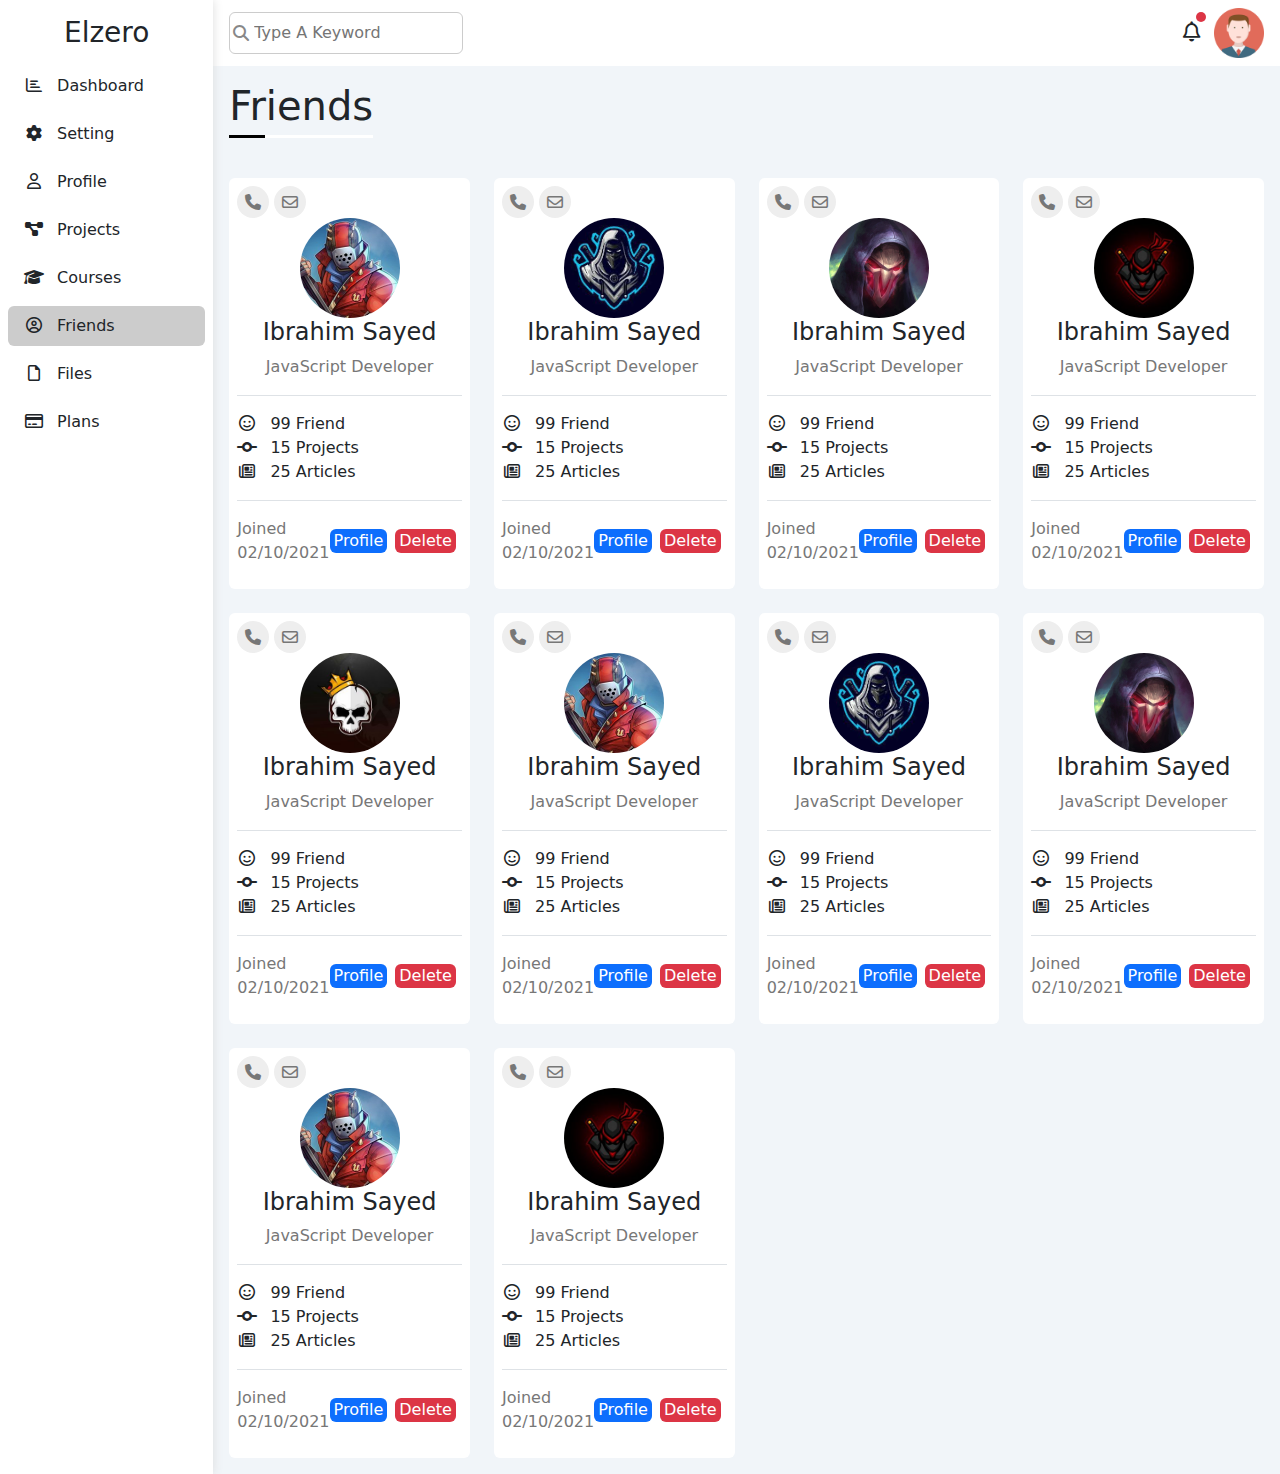
<file: friends.html>
<!DOCTYPE html>
<html lang="en">

<head>
    <meta charset="UTF-8">
    <meta http-equiv="X-UA-Compatible" content="IE=edge">
    <meta name="viewport" content="width=device-width, initial-scale=1.0">

    <!-- bootstrap  -->
    <link rel="stylesheet" href="./css_files/bootstrap.css">
    <!-- css file  -->
    <link rel="stylesheet" href="./css_files/friend.css">
    <!-- awesome  -->
    <link rel="stylesheet" href="https://cdnjs.cloudflare.com/ajax/libs/font-awesome/6.2.0/css/all.min.css">
    <!-- Fonts in website  -->
    <link rel="preconnect" href="https://fonts.googleapis.com">
    <link rel="preconnect" href="https://fonts.gstatic.com" crossorigin>
    <link
        href="https://fonts.googleapis.com/css2?family=Cairo:wght@200;300;500;600;700;800&family=Open+Sans:ital,wght@1,300&family=Roboto:wght@100&display=swap"
        rel="stylesheet">
    <title>Friends</title>
</head>

<body style="background-color: #f1f5f9;">
    <div class="row m-0 g-0">
        <div class="sidbar col-2 col-md-3 col-lg-2"
            style="background-color: white; box-shadow: 0 0 10px #ddd; z-index: 1;">
            <div class="brand text-center">
                <h3 class="mt-3">Elzero</h3>
                <div class="bg-dark d-md-none" style="width: 122px; height: 2px; margin: 0 auto;"></div>
                <div class=" rounded-circle bg-dark d-md-none"
                    style="width: 15px;height: 15px; margin: -9px auto 0; border: 2px solid white; "></div>
            </div>
            <ul class="list-group mt-3">
                <li class="list-group-item border-0 mx-2 mb-2  rounded text-center text-md-start ">
                    <a href="./index.html" class="text-decoration-none text-dark">
                        <i class="fa-regular fa-chart-bar fa-fw me-2 "></i>
                        <span class="d-none d-md-inline">Dashboard</span>
                    </a>
                </li>
                <li class="list-group-item border-0 mx-2 mb-2 rounded text-center text-md-start ">
                    <a href="./setting.html" class="text-decoration-none text-dark">
                        <i class="fa-solid fa-gear fa-fw me-2"></i>
                        <span class="d-none d-md-inline">Setting</span>
                    </a>
                </li>
                <li class="list-group-item border-0 mx-2 mb-2  rounded text-center text-md-start">
                    <a href="./profile.html" class="text-decoration-none text-dark">
                        <i class="fa-regular fa-user fa-fw me-2"></i>
                        <span class="d-none d-md-inline">Profile</span>
                    </a>
                </li>
                <li class="list-group-item border-0 mx-2 mb-2   rounded text-center text-md-start">
                    <a href="./projects.html" class="text-decoration-none text-dark">
                        <i class="fa-solid fa-diagram-project fa-fw me-2"></i>
                        <span class="d-none d-md-inline">Projects</span>
                    </a>
                </li>
                <li class="list-group-item border-0 mx-2 mb-2  rounded text-center text-md-start">
                    <a href="./courses.html" class="text-decoration-none text-dark">
                        <i class="fa-solid fa-graduation-cap fa-fw me-2"></i>
                        <span class="d-none d-md-inline">Courses</span>
                    </a>
                </li>
                <li class="list-group-item border-0 mx-2 mb-2 bg-ccc rounded text-center text-md-start">
                    <a href="./friends.html" class="text-decoration-none text-dark">
                        <i class="fa-regular fa-circle-user fa-fw me-2"></i>
                        <span class="d-none d-md-inline">Friends</span>
                    </a>
                </li>
                <li class="list-group-item border-0 mx-2 mb-2 rounded text-center text-md-start">
                    <a href="./files.html" class="text-decoration-none text-dark">
                        <i class="fa-regular fa-file fa-fw me-2"></i>
                        <span class="d-none d-md-inline">Files</span>
                    </a>
                </li>
                <li class="list-group-item border-0 mx-2 mb-2 rounded text-center text-md-start">
                    <a href="./plans.html" class="text-decoration-none text-dark">
                        <i class="fa-regular fa-credit-card fa-fw me-2"></i>
                        <span class="d-none d-md-inline">Plans</span>
                    </a>
                </li>
            </ul>
        </div>
        <div class="headerandcontent col-10 col-md-9 col-lg-10">
            <div class="navbar px-3" style="background-color: white">
                <div class="search ">
                    <input type="text" placeholder="Type A Keyword" class="p-2 ps-4 rounded"
                        aria-describedby="basic-addon1" style="border: 1px solid #ccc;">
                </div>
                <div class="position-relative">
                    <i class="fa-regular fa-bell fa-lg me-2"></i>
                    <div class=" bg-danger rounded-circle position-absolute "
                        style="width: 10px;height: 10px; top: 4px; left: 13px;"></div>
                    <img src="./images/avatar.png" width="50px" class="" alt="">
                </div>
            </div>
            <h1 class="px-3 pt-3 title" style="width: fit-content;">Friends</h1>
             <div class="row m-0 py-3 px-1 g-4 row-cols-md-2 row-cols-lg-3 row-cols-xl-4">
                <div>
                    <div class="card p-2 border-0">
                        <div class="span-color">
                            <i class="phone fa-solid fa-phone bg-eee p-2 rounded-circle"></i>
                            <i class="mail fa-regular fa-envelope bg-eee p-2 rounded-circle"></i>
                        </div>
                        <div class="pb-3 border-bottom text-center">
                            <img src="./images/friend-01.jpg" width="100px" class="rounded-circle " alt="">
                            <h4>Ibrahim Sayed</h4>
                            <div class="span-color">JavaScript Developer</div>
                        </div>
                        <div class="py-3 border-bottom">
                        <div>
                            <i class="fa-regular fa-face-smile fa-fw me-2"></i>
                            <span>99 Friend</span>
                        </div>
                        <div>
                            <i class="fa-solid fa-code-commit fa-fw me-2"></i>
                            <span>15 Projects</span>
                        </div>
                        <div>
                            <i class="fa-regular fa-newspaper fa-fw me-2"></i>
                            <span>25 Articles</span>
                        </div>
                    </div>
                    <div class="d-flex justify-content-between align-items-center py-3">
                        <div class="span-color flex-grow-1">Joined 02/10/2021</div>
                       
                            <a href="" class="px-1 text-bg-primary rounded me-2 text-decoration-none">Profile</a>
                            <a href="" class="px-1 text-bg-danger rounded me-2 text-decoration-none">Delete</a>
                       

                    </div>
                    </div>
                </div>
                <div>
                    <div class="card p-2 border-0">
                        <div class="span-color">
                            <i class="phone fa-solid fa-phone bg-eee p-2 rounded-circle"></i>
                            <i class="mail fa-regular fa-envelope bg-eee p-2 rounded-circle"></i>
                        </div>
                        <div class="pb-3 border-bottom text-center">
                            <img src="./images/friend-02.jpg" width="100px" class="rounded-circle " alt="">
                            <h4>Ibrahim Sayed</h4>
                            <div class="span-color">JavaScript Developer</div>
                        </div>
                        <div class="py-3 border-bottom">
                        <div>
                            <i class="fa-regular fa-face-smile fa-fw me-2"></i>
                            <span>99 Friend</span>
                        </div>
                        <div>
                            <i class="fa-solid fa-code-commit fa-fw me-2"></i>
                            <span>15 Projects</span>
                        </div>
                        <div>
                            <i class="fa-regular fa-newspaper fa-fw me-2"></i>
                            <span>25 Articles</span>
                        </div>
                    </div>
                    <div class="d-flex justify-content-between align-items-center py-3">
                        <div class="span-color flex-grow-1">Joined 02/10/2021</div>
                       
                            <a href="" class="px-1 text-bg-primary rounded me-2 text-decoration-none">Profile</a>
                            <a href="" class="px-1 text-bg-danger rounded me-2 text-decoration-none">Delete</a>
                       

                    </div>
                    </div>
                </div>
                <div>
                    <div class="card p-2 border-0">
                        <div class="span-color">
                            <i class="phone fa-solid fa-phone bg-eee p-2 rounded-circle"></i>
                            <i class="mail fa-regular fa-envelope bg-eee p-2 rounded-circle"></i>
                        </div>
                        <div class="pb-3 border-bottom text-center">
                            <img src="./images/friend-03.jpg" width="100px" class="rounded-circle " alt="">
                            <h4>Ibrahim Sayed</h4>
                            <div class="span-color">JavaScript Developer</div>
                        </div>
                        <div class="py-3 border-bottom">
                        <div>
                            <i class="fa-regular fa-face-smile fa-fw me-2"></i>
                            <span>99 Friend</span>
                        </div>
                        <div>
                            <i class="fa-solid fa-code-commit fa-fw me-2"></i>
                            <span>15 Projects</span>
                        </div>
                        <div>
                            <i class="fa-regular fa-newspaper fa-fw me-2"></i>
                            <span>25 Articles</span>
                        </div>
                    </div>
                    <div class="d-flex justify-content-between align-items-center py-3">
                        <div class="span-color flex-grow-1">Joined 02/10/2021</div>
                       
                            <a href="" class="px-1 text-bg-primary rounded me-2 text-decoration-none">Profile</a>
                            <a href="" class="px-1 text-bg-danger rounded me-2 text-decoration-none">Delete</a>
                       

                    </div>
                    </div>
                </div>
                <div>
                    <div class="card p-2 border-0">
                        <div class="span-color">
                            <i class="phone fa-solid fa-phone bg-eee p-2 rounded-circle"></i>
                            <i class="mail fa-regular fa-envelope bg-eee p-2 rounded-circle"></i>
                        </div>
                        <div class="pb-3 border-bottom text-center">
                            <img src="./images/friend-04.jpg" width="100px" class="rounded-circle " alt="">
                            <h4>Ibrahim Sayed</h4>
                            <div class="span-color">JavaScript Developer</div>
                        </div>
                        <div class="py-3 border-bottom">
                        <div>
                            <i class="fa-regular fa-face-smile fa-fw me-2"></i>
                            <span>99 Friend</span>
                        </div>
                        <div>
                            <i class="fa-solid fa-code-commit fa-fw me-2"></i>
                            <span>15 Projects</span>
                        </div>
                        <div>
                            <i class="fa-regular fa-newspaper fa-fw me-2"></i>
                            <span>25 Articles</span>
                        </div>
                    </div>
                    <div class="d-flex justify-content-between align-items-center py-3">
                        <div class="span-color flex-grow-1">Joined 02/10/2021</div>
                       
                            <a href="" class="px-1 text-bg-primary rounded me-2 text-decoration-none">Profile</a>
                            <a href="" class="px-1 text-bg-danger rounded me-2 text-decoration-none">Delete</a>
                       

                    </div>
                    </div>
                </div>
                <div>
                    <div class="card p-2 border-0">
                        <div class="span-color">
                            <i class="phone fa-solid fa-phone bg-eee p-2 rounded-circle"></i>
                            <i class="mail fa-regular fa-envelope bg-eee p-2 rounded-circle"></i>
                        </div>
                        <div class="pb-3 border-bottom text-center">
                            <img src="./images/friend-05.jpg" width="100px" class="rounded-circle " alt="">
                            <h4>Ibrahim Sayed</h4>
                            <div class="span-color">JavaScript Developer</div>
                        </div>
                        <div class="py-3 border-bottom">
                        <div>
                            <i class="fa-regular fa-face-smile fa-fw me-2"></i>
                            <span>99 Friend</span>
                        </div>
                        <div>
                            <i class="fa-solid fa-code-commit fa-fw me-2"></i>
                            <span>15 Projects</span>
                        </div>
                        <div>
                            <i class="fa-regular fa-newspaper fa-fw me-2"></i>
                            <span>25 Articles</span>
                        </div>
                    </div>
                    <div class="d-flex justify-content-between align-items-center py-3">
                        <div class="span-color flex-grow-1">Joined 02/10/2021</div>
                       
                            <a href="" class="px-1 text-bg-primary rounded me-2 text-decoration-none">Profile</a>
                            <a href="" class="px-1 text-bg-danger rounded me-2 text-decoration-none">Delete</a>
                       

                    </div>
                    </div>
                </div>
                <div>
                    <div class="card p-2 border-0">
                        <div class="span-color">
                            <i class="phone fa-solid fa-phone bg-eee p-2 rounded-circle"></i>
                            <i class="mail fa-regular fa-envelope bg-eee p-2 rounded-circle"></i>
                        </div>
                        <div class="pb-3 border-bottom text-center">
                            <img src="./images/friend-01.jpg" width="100px" class="rounded-circle " alt="">
                            <h4>Ibrahim Sayed</h4>
                            <div class="span-color">JavaScript Developer</div>
                        </div>
                        <div class="py-3 border-bottom">
                        <div>
                            <i class="fa-regular fa-face-smile fa-fw me-2"></i>
                            <span>99 Friend</span>
                        </div>
                        <div>
                            <i class="fa-solid fa-code-commit fa-fw me-2"></i>
                            <span>15 Projects</span>
                        </div>
                        <div>
                            <i class="fa-regular fa-newspaper fa-fw me-2"></i>
                            <span>25 Articles</span>
                        </div>
                    </div>
                    <div class="d-flex justify-content-between align-items-center py-3">
                        <div class="span-color flex-grow-1">Joined 02/10/2021</div>
                       
                            <a href="" class="px-1 text-bg-primary rounded me-2 text-decoration-none">Profile</a>
                            <a href="" class="px-1 text-bg-danger rounded me-2 text-decoration-none">Delete</a>
                       

                    </div>
                    </div>
                </div>
                <div>
                    <div class="card p-2 border-0">
                        <div class="span-color">
                            <i class="phone fa-solid fa-phone bg-eee p-2 rounded-circle"></i>
                            <i class="mail fa-regular fa-envelope bg-eee p-2 rounded-circle"></i>
                        </div>
                        <div class="pb-3 border-bottom text-center">
                            <img src="./images/friend-02.jpg" width="100px" class="rounded-circle " alt="">
                            <h4>Ibrahim Sayed</h4>
                            <div class="span-color">JavaScript Developer</div>
                        </div>
                        <div class="py-3 border-bottom">
                        <div>
                            <i class="fa-regular fa-face-smile fa-fw me-2"></i>
                            <span>99 Friend</span>
                        </div>
                        <div>
                            <i class="fa-solid fa-code-commit fa-fw me-2"></i>
                            <span>15 Projects</span>
                        </div>
                        <div>
                            <i class="fa-regular fa-newspaper fa-fw me-2"></i>
                            <span>25 Articles</span>
                        </div>
                    </div>
                    <div class="d-flex justify-content-between align-items-center py-3">
                        <div class="span-color flex-grow-1">Joined 02/10/2021</div>
                       
                            <a href="" class="px-1 text-bg-primary rounded me-2 text-decoration-none">Profile</a>
                            <a href="" class="px-1 text-bg-danger rounded me-2 text-decoration-none">Delete</a>
                       

                    </div>
                    </div>
                </div>
                <div>
                    <div class="card p-2 border-0">
                        <div class="span-color">
                            <i class="phone fa-solid fa-phone bg-eee p-2 rounded-circle"></i>
                            <i class="mail fa-regular fa-envelope bg-eee p-2 rounded-circle"></i>
                        </div>
                        <div class="pb-3 border-bottom text-center">
                            <img src="./images/friend-03.jpg" width="100px" class="rounded-circle " alt="">
                            <h4>Ibrahim Sayed</h4>
                            <div class="span-color">JavaScript Developer</div>
                        </div>
                        <div class="py-3 border-bottom">
                        <div>
                            <i class="fa-regular fa-face-smile fa-fw me-2"></i>
                            <span>99 Friend</span>
                        </div>
                        <div>
                            <i class="fa-solid fa-code-commit fa-fw me-2"></i>
                            <span>15 Projects</span>
                        </div>
                        <div>
                            <i class="fa-regular fa-newspaper fa-fw me-2"></i>
                            <span>25 Articles</span>
                        </div>
                    </div>
                    <div class="d-flex justify-content-between align-items-center py-3">
                        <div class="span-color flex-grow-1">Joined 02/10/2021</div>
                       
                            <a href="" class="px-1 text-bg-primary rounded me-2 text-decoration-none">Profile</a>
                            <a href="" class="px-1 text-bg-danger rounded me-2 text-decoration-none">Delete</a>
                       

                    </div>
                    </div>
                </div>
                <div>
                    <div class="card p-2 border-0">
                        <div class="span-color">
                            <i class="phone fa-solid fa-phone bg-eee p-2 rounded-circle"></i>
                            <i class="mail fa-regular fa-envelope bg-eee p-2 rounded-circle"></i>
                        </div>
                        <div class="pb-3 border-bottom text-center">
                            <img src="./images/friend-01.jpg" width="100px" class="rounded-circle " alt="">
                            <h4>Ibrahim Sayed</h4>
                            <div class="span-color">JavaScript Developer</div>
                        </div>
                        <div class="py-3 border-bottom">
                        <div>
                            <i class="fa-regular fa-face-smile fa-fw me-2"></i>
                            <span>99 Friend</span>
                        </div>
                        <div>
                            <i class="fa-solid fa-code-commit fa-fw me-2"></i>
                            <span>15 Projects</span>
                        </div>
                        <div>
                            <i class="fa-regular fa-newspaper fa-fw me-2"></i>
                            <span>25 Articles</span>
                        </div>
                    </div>
                    <div class="d-flex justify-content-between align-items-center py-3">
                        <div class="span-color flex-grow-1">Joined 02/10/2021</div>
                       
                            <a href="" class="px-1 text-bg-primary rounded me-2 text-decoration-none">Profile</a>
                            <a href="" class="px-1 text-bg-danger rounded me-2 text-decoration-none">Delete</a>
                       

                    </div>
                    </div>
                </div>
                <div>
                    <div class="card p-2 border-0">
                        <div class="span-color">
                            <i class="phone fa-solid fa-phone bg-eee p-2 rounded-circle"></i>
                            <i class="mail fa-regular fa-envelope bg-eee p-2 rounded-circle"></i>
                        </div>
                        <div class="pb-3 border-bottom text-center">
                            <img src="./images/friend-04.jpg" width="100px" class="rounded-circle " alt="">
                            <h4>Ibrahim Sayed</h4>
                            <div class="span-color">JavaScript Developer</div>
                        </div>
                        <div class="py-3 border-bottom">
                        <div>
                            <i class="fa-regular fa-face-smile fa-fw me-2"></i>
                            <span>99 Friend</span>
                        </div>
                        <div>
                            <i class="fa-solid fa-code-commit fa-fw me-2"></i>
                            <span>15 Projects</span>
                        </div>
                        <div>
                            <i class="fa-regular fa-newspaper fa-fw me-2"></i>
                            <span>25 Articles</span>
                        </div>
                    </div>
                    <div class="d-flex justify-content-between align-items-center py-3">
                        <div class="span-color flex-grow-1">Joined 02/10/2021</div>
                       
                            <a href="" class="px-1 text-bg-primary rounded me-2 text-decoration-none">Profile</a>
                            <a href="" class="px-1 text-bg-danger rounded me-2 text-decoration-none">Delete</a>
                       

                    </div>
                    </div>
                </div>

             </div>

        </div>
    </div>
</body>

</html>
</file>
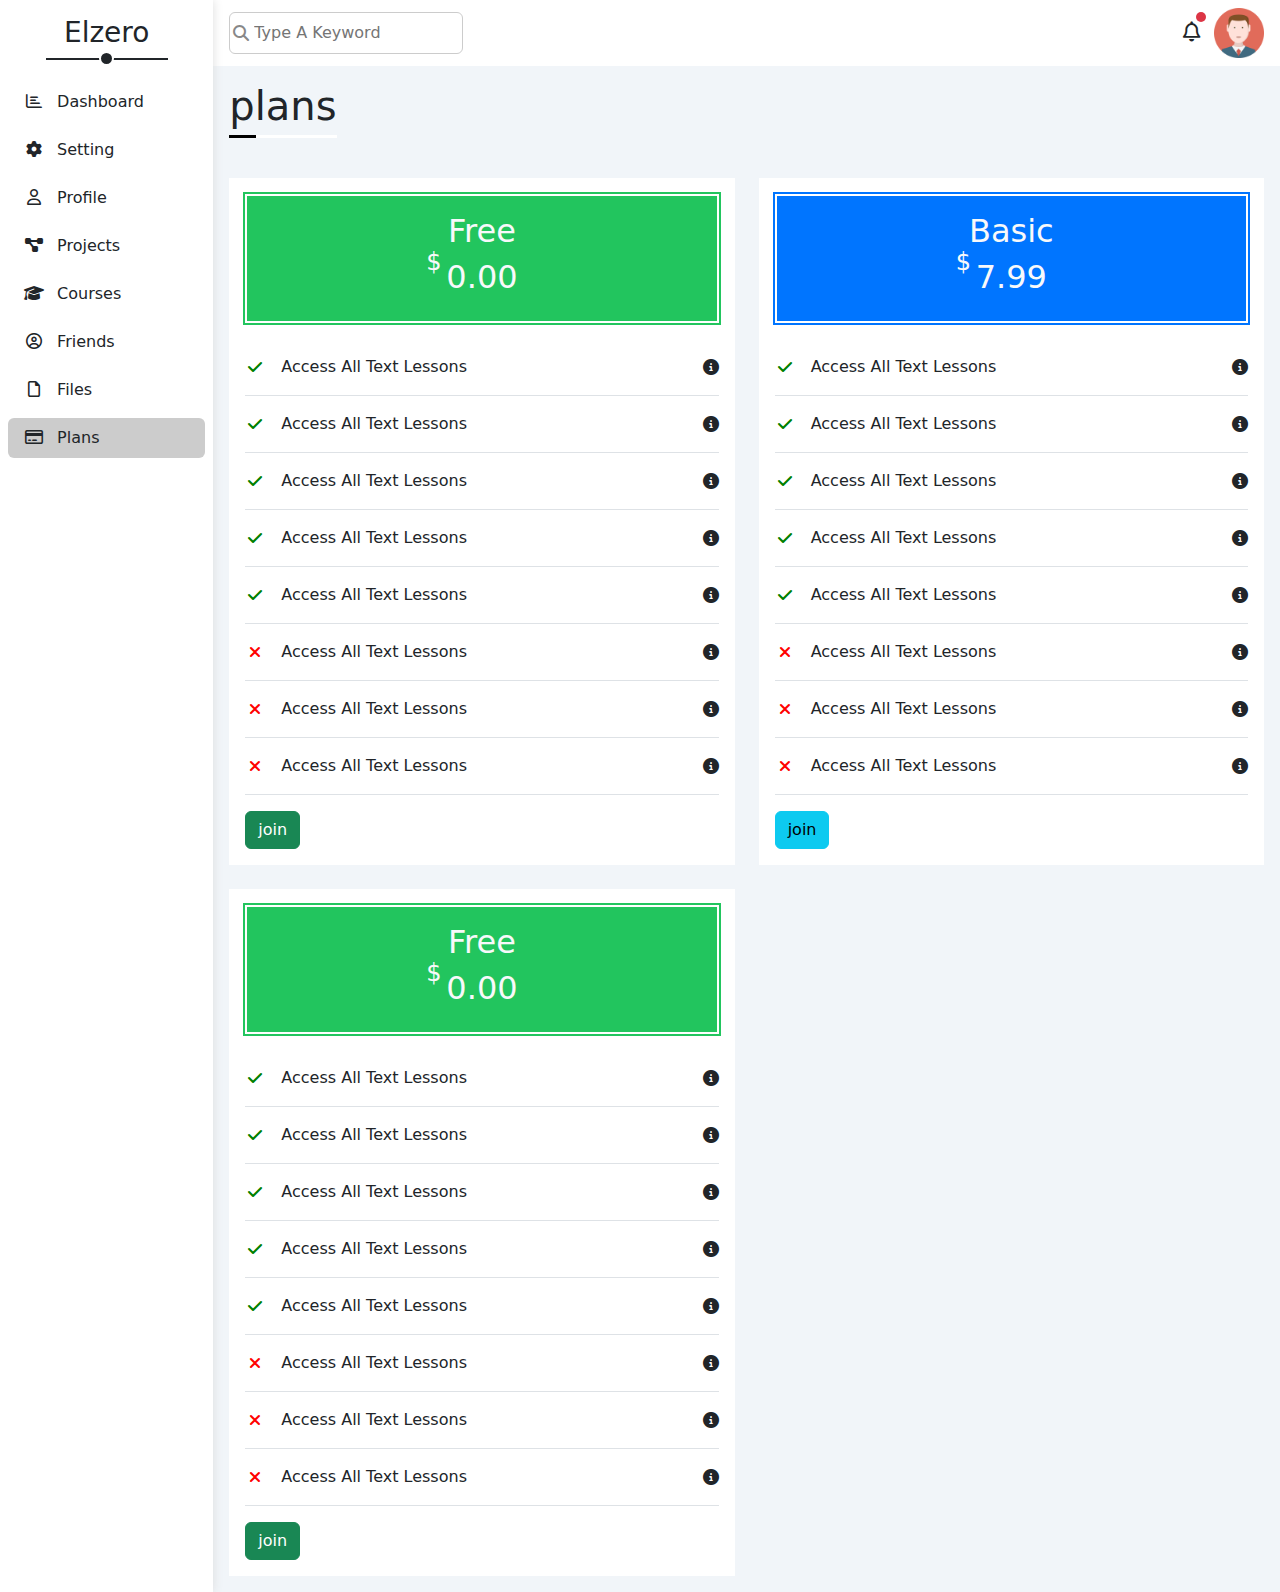
<file: plans.html>
<!DOCTYPE html>
<html lang="en">

<head>
    <meta charset="UTF-8">
    <meta http-equiv="X-UA-Compatible" content="IE=edge">
    <meta name="viewport" content="width=device-width, initial-scale=1.0">

    <!-- bootstrap  -->
    <link rel="stylesheet" href="./css_files/bootstrap.css">
    <!-- css file  -->
    <link rel="stylesheet" href="./css_files/plan.css">
    <!-- awesome  -->
    <link rel="stylesheet" href="https://cdnjs.cloudflare.com/ajax/libs/font-awesome/6.2.0/css/all.min.css">
    <!-- Fonts in website  -->
    <link rel="preconnect" href="https://fonts.googleapis.com">
    <link rel="preconnect" href="https://fonts.gstatic.com" crossorigin>
    <link
        href="https://fonts.googleapis.com/css2?family=Cairo:wght@200;300;500;600;700;800&family=Open+Sans:ital,wght@1,300&family=Roboto:wght@100&display=swap"
        rel="stylesheet">
    <title>Plans</title>
</head>

<body style="background-color: #f1f5f9;">
    <div class="row m-0 g-0">
        <div class="sidbar col-2 col-md-3 col-lg-2"
            style="background-color: white; box-shadow: 0 0 10px #ddd; z-index: 1;">
            <div class="brand text-center">
                <h3 class="mt-3">Elzero</h3>
                <div class="bg-dark d-none d-md-block" style="width: 122px; height: 2px; margin: 0 auto;"></div>
                <div class=" rounded-circle bg-dark d-none d-md-block"
                    style="width: 15px;height: 15px; margin: -9px auto 0; border: 2px solid white; "></div>
            </div>
            <ul class="list-group mt-3">
                <li class="list-group-item border-0 mx-2 mb-2  rounded text-center text-md-start ">
                    <a href="./index.html" class="text-decoration-none text-dark">
                        <i class="fa-regular fa-chart-bar fa-fw me-2 "></i>
                        <span class="d-none d-md-inline">Dashboard</span>
                    </a>
                </li>
                <li class="list-group-item border-0 mx-2 mb-2 rounded text-center text-md-start ">
                    <a href="./setting.html" class="text-decoration-none text-dark">
                        <i class="fa-solid fa-gear fa-fw me-2"></i>
                        <span class="d-none d-md-inline">Setting</span>
                    </a>
                </li>
                <li class="list-group-item border-0 mx-2 mb-2  rounded text-center text-md-start">
                    <a href="./profile.html" class="text-decoration-none text-dark">
                        <i class="fa-regular fa-user fa-fw me-2"></i>
                        <span class="d-none d-md-inline">Profile</span>
                    </a>
                </li>
                <li class="list-group-item border-0 mx-2 mb-2   rounded text-center text-md-start">
                    <a href="./projects.html" class="text-decoration-none text-dark">
                        <i class="fa-solid fa-diagram-project fa-fw me-2"></i>
                        <span class="d-none d-md-inline">Projects</span>
                    </a>
                </li>
                <li class="list-group-item border-0 mx-2 mb-2  rounded text-center text-md-start">
                    <a href="./courses.html" class="text-decoration-none text-dark">
                        <i class="fa-solid fa-graduation-cap fa-fw me-2"></i>
                        <span class="d-none d-md-inline">Courses</span>
                    </a>
                </li>
                <li class="list-group-item border-0 mx-2 mb-2  rounded text-center text-md-start">
                    <a href="./friends.html" class="text-decoration-none text-dark">
                        <i class="fa-regular fa-circle-user fa-fw me-2"></i>
                        <span class="d-none d-md-inline">Friends</span>
                    </a>
                </li>
                <li class="list-group-item border-0 mx-2 mb-2 rounded text-center text-md-start">
                    <a href="./files.html" class="text-decoration-none text-dark">
                        <i class="fa-regular fa-file fa-fw me-2"></i>
                        <span class="d-none d-md-inline">Files</span>
                    </a>
                </li>
                <li class="list-group-item border-0 mx-2 mb-2 bg-ccc rounded text-center text-md-start">
                    <a href="./plans.html" class="text-decoration-none text-dark">
                        <i class="fa-regular fa-credit-card fa-fw me-2"></i>
                        <span class="d-none d-md-inline">Plans</span>
                    </a>
                </li>
            </ul>
        </div>
        <div class="headerandcontent col-10 col-md-9 col-lg-10">
            <div class="navbar px-3" style="background-color: white">
                <div class="search ">
                    <input type="text" placeholder="Type A Keyword" class="p-2 ps-4 rounded"
                        aria-describedby="basic-addon1" style="border: 1px solid #ccc;">
                </div>
                <div class="position-relative">
                    <i class="fa-regular fa-bell fa-lg me-2"></i>
                    <div class=" bg-danger rounded-circle position-absolute "
                        style="width: 10px;height: 10px; top: 4px; left: 13px;"></div>
                    <img src="./images/avatar.png" width="50px" class="" alt="">
                </div>
            </div>
            <h1 class="px-3 pt-3 title" style="width: fit-content;">plans</h1>
           <div class="row m-0 py-3 px-1 g-4 row-cols-xl-2">
            <div>
                <div class="bg-white p-3">
                    <div class=" p-3 text-center text-light mb-3" style="border:2px solid white ; outline: 2px solid #22c55e; background-color: #22c55e;">
                      <h2 class="mb-2">Free</h2>
                      <h2 class="position-relative  mx-auto" style="width: fit-content;"><span class="position-absolute h4" style="top: -10px; left: -20px;">$</span> 0.00</h2>
                    </div>
                    <div class="py-3 border-bottom d-flex justify-content-between align-items-center ">
                        <div class="d-flex align-items-center">
                            <i class="fa-solid fa-check fa-fw yes me-3" style="color:green;"></i>
                            <div>Access All Text Lessons</div>
                        </div>
                        <i class="fa-solid fa-circle-info help"></i>
    
                    </div>
                    <div class="py-3 border-bottom d-flex justify-content-between align-items-center ">
                        <div class="d-flex align-items-center">
                            <i class="fa-solid fa-check fa-fw yes me-3" style="color:green;"></i>
                            <div>Access All Text Lessons</div>
                        </div>
                        <i class="fa-solid fa-circle-info help"></i>
    
                    </div>
                    <div class="py-3 border-bottom d-flex justify-content-between align-items-center ">
                        <div class="d-flex align-items-center">
                            <i class="fa-solid fa-check fa-fw yes me-3" style="color:green;"></i>
                            <div>Access All Text Lessons</div>
                        </div>
                        <i class="fa-solid fa-circle-info help"></i>
    
                    </div>
                    <div class="py-3 border-bottom d-flex justify-content-between align-items-center ">
                        <div class="d-flex align-items-center">
                            <i class="fa-solid fa-check fa-fw yes me-3" style="color:green;"></i>
                            <div>Access All Text Lessons</div>
                        </div>
                        <i class="fa-solid fa-circle-info help"></i>
    
                    </div>
                    <div class="py-3 border-bottom d-flex justify-content-between align-items-center ">
                        <div class="d-flex align-items-center">
                            <i class="fa-solid fa-check fa-fw yes me-3" style="color:green;"></i>
                            <div>Access All Text Lessons</div>
                        </div>
                        <i class="fa-solid fa-circle-info help"></i>
    
                    </div>
                    <div class="py-3 border-bottom d-flex justify-content-between align-items-center ">
                        <div class="d-flex align-items-center">
                            <i class="fa-solid fa-xmark fa-fw me-3" style="color:red;"></i>
                            <div>Access All Text Lessons</div>
                        </div>
                        <i class="fa-solid fa-circle-info help"></i>
    
                    </div>
                    <div class="py-3 border-bottom d-flex justify-content-between align-items-center ">
                        <div class="d-flex align-items-center">
                            <i class="fa-solid fa-xmark fa-fw me-3" style="color:red;"></i>
                            <div>Access All Text Lessons</div>
                        </div>
                        <i class="fa-solid fa-circle-info help"></i>
    
                    </div>
                    <div class="py-3 border-bottom d-flex justify-content-between align-items-center ">
                        <div class="d-flex align-items-center">
                            <i class="fa-solid fa-xmark fa-fw me-3" style="color:red;"></i>
                            <div>Access All Text Lessons</div>
                        </div>
                        <i class="fa-solid fa-circle-info help"></i>
    
                    </div>
                    <div class="btn btn-success mt-3">join</div>
                </div>
              
            </div>
            <div>
                <div class="bg-white p-3">
                    <div class=" p-3 text-center text-light mb-3" style="border:2px solid white ; outline: 2px solid #0075ff;; background-color: #0075ff;;">
                      <h2 class="mb-2">Basic</h2>
                      <h2 class="position-relative mx-auto" style="width: fit-content;" ><span class="position-absolute h4" style="top: -10px; left: -20px;">$</span> 7.99</h2>
                    </div>
                    <div class="py-3 border-bottom d-flex justify-content-between align-items-center ">
                        <div class="d-flex align-items-center">
                            <i class="fa-solid fa-check fa-fw yes me-3" style="color:green;"></i>
                            <div>Access All Text Lessons</div>
                        </div>
                        <i class="fa-solid fa-circle-info help"></i>
    
                    </div>
                    <div class="py-3 border-bottom d-flex justify-content-between align-items-center ">
                        <div class="d-flex align-items-center">
                            <i class="fa-solid fa-check fa-fw yes me-3" style="color:green;"></i>
                            <div>Access All Text Lessons</div>
                        </div>
                        <i class="fa-solid fa-circle-info help"></i>
    
                    </div>
                    <div class="py-3 border-bottom d-flex justify-content-between align-items-center ">
                        <div class="d-flex align-items-center">
                            <i class="fa-solid fa-check fa-fw yes me-3" style="color:green;"></i>
                            <div>Access All Text Lessons</div>
                        </div>
                        <i class="fa-solid fa-circle-info help"></i>
    
                    </div>
                    <div class="py-3 border-bottom d-flex justify-content-between align-items-center ">
                        <div class="d-flex align-items-center">
                            <i class="fa-solid fa-check fa-fw yes me-3" style="color:green;"></i>
                            <div>Access All Text Lessons</div>
                        </div>
                        <i class="fa-solid fa-circle-info help"></i>
    
                    </div>
                    <div class="py-3 border-bottom d-flex justify-content-between align-items-center ">
                        <div class="d-flex align-items-center">
                            <i class="fa-solid fa-check fa-fw yes me-3" style="color:green;"></i>
                            <div>Access All Text Lessons</div>
                        </div>
                        <i class="fa-solid fa-circle-info help"></i>
    
                    </div>
                    <div class="py-3 border-bottom d-flex justify-content-between align-items-center ">
                        <div class="d-flex align-items-center">
                            <i class="fa-solid fa-xmark fa-fw me-3" style="color:red;"></i>
                            <div>Access All Text Lessons</div>
                        </div>
                        <i class="fa-solid fa-circle-info help"></i>
    
                    </div>
                    <div class="py-3 border-bottom d-flex justify-content-between align-items-center ">
                        <div class="d-flex align-items-center">
                            <i class="fa-solid fa-xmark fa-fw me-3" style="color:red;"></i>
                            <div>Access All Text Lessons</div>
                        </div>
                        <i class="fa-solid fa-circle-info help"></i>
    
                    </div>
                    <div class="py-3 border-bottom d-flex justify-content-between align-items-center ">
                        <div class="d-flex align-items-center">
                            <i class="fa-solid fa-xmark fa-fw me-3" style="color:red;"></i>
                            <div>Access All Text Lessons</div>
                        </div>
                        <i class="fa-solid fa-circle-info help"></i>
    
                    </div>
                    <div class="btn btn-info mt-3">join</div>
                </div>
              
            </div>
            <div>
                <div class="bg-white p-3">
                    <div class=" p-3 text-center text-light mb-3" style="border:2px solid white ; outline: 2px solid #22c55e; background-color: #22c55e;">
                      <h2 class="mb-2">Free</h2>
                      <h2 class="position-relative mx-auto" style="width: fit-content;"><span class="position-absolute h4" style="top: -10px; left: -20px;">$</span> 0.00</h2>
                    </div>
                    <div class="py-3 border-bottom d-flex justify-content-between align-items-center ">
                        <div class="d-flex align-items-center">
                            <i class="fa-solid fa-check fa-fw yes me-3" style="color:green;"></i>
                            <div>Access All Text Lessons</div>
                        </div>
                        <i class="fa-solid fa-circle-info help"></i>
    
                    </div>
                    <div class="py-3 border-bottom d-flex justify-content-between align-items-center ">
                        <div class="d-flex align-items-center">
                            <i class="fa-solid fa-check fa-fw yes me-3" style="color:green;"></i>
                            <div>Access All Text Lessons</div>
                        </div>
                        <i class="fa-solid fa-circle-info help"></i>
    
                    </div>
                    <div class="py-3 border-bottom d-flex justify-content-between align-items-center ">
                        <div class="d-flex align-items-center">
                            <i class="fa-solid fa-check fa-fw yes me-3" style="color:green;"></i>
                            <div>Access All Text Lessons</div>
                        </div>
                        <i class="fa-solid fa-circle-info help"></i>
    
                    </div>
                    <div class="py-3 border-bottom d-flex justify-content-between align-items-center ">
                        <div class="d-flex align-items-center">
                            <i class="fa-solid fa-check fa-fw yes me-3" style="color:green;"></i>
                            <div>Access All Text Lessons</div>
                        </div>
                        <i class="fa-solid fa-circle-info help"></i>
    
                    </div>
                    <div class="py-3 border-bottom d-flex justify-content-between align-items-center ">
                        <div class="d-flex align-items-center">
                            <i class="fa-solid fa-check fa-fw yes me-3" style="color:green;"></i>
                            <div>Access All Text Lessons</div>
                        </div>
                        <i class="fa-solid fa-circle-info help"></i>
    
                    </div>
                    <div class="py-3 border-bottom d-flex justify-content-between align-items-center ">
                        <div class="d-flex align-items-center">
                            <i class="fa-solid fa-xmark fa-fw me-3" style="color:red;"></i>
                            <div>Access All Text Lessons</div>
                        </div>
                        <i class="fa-solid fa-circle-info help"></i>
    
                    </div>
                    <div class="py-3 border-bottom d-flex justify-content-between align-items-center ">
                        <div class="d-flex align-items-center">
                            <i class="fa-solid fa-xmark fa-fw me-3" style="color:red;"></i>
                            <div>Access All Text Lessons</div>
                        </div>
                        <i class="fa-solid fa-circle-info help"></i>
    
                    </div>
                    <div class="py-3 border-bottom d-flex justify-content-between align-items-center ">
                        <div class="d-flex align-items-center">
                            <i class="fa-solid fa-xmark fa-fw me-3" style="color:red;"></i>
                            <div>Access All Text Lessons</div>
                        </div>
                        <i class="fa-solid fa-circle-info help"></i>
    
                    </div>
                    <div class="btn btn-success mt-3">join</div>
                </div>
              
            </div>

           </div>

        </div>
    </div>
</body>

</html>
</file>
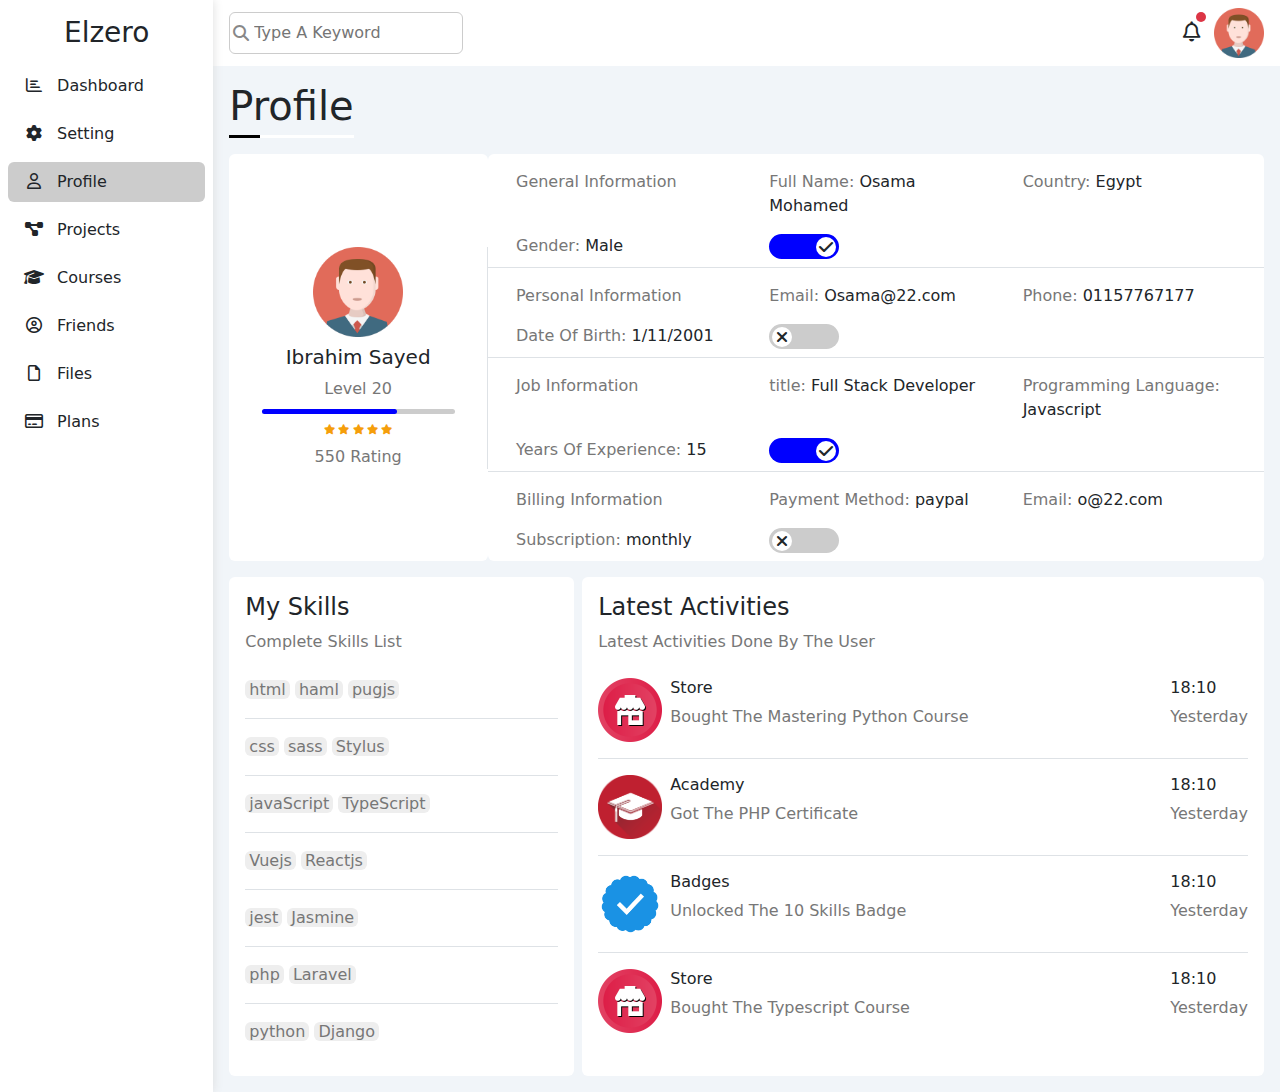
<file: profile.html>
<!DOCTYPE html>
<html lang="en">

<head>
    <meta charset="UTF-8">
    <meta http-equiv="X-UA-Compatible" content="IE=edge">
    <meta name="viewport" content="width=device-width, initial-scale=1.0">

    <!-- bootstrap  -->
    <link rel="stylesheet" href="./css_files/bootstrap.css">
    <!-- css file  -->
    <link rel="stylesheet" href="./css_files/profile.css">
    <!-- awesome  -->
    <link rel="stylesheet" href="https://cdnjs.cloudflare.com/ajax/libs/font-awesome/6.2.0/css/all.min.css">
    <!-- Fonts in website  -->
    <link rel="preconnect" href="https://fonts.googleapis.com">
    <link rel="preconnect" href="https://fonts.gstatic.com" crossorigin>
    <link
        href="https://fonts.googleapis.com/css2?family=Cairo:wght@200;300;500;600;700;800&family=Open+Sans:ital,wght@1,300&family=Roboto:wght@100&display=swap"
        rel="stylesheet">
    <title>Profile</title>
</head>

<body style="background-color: #f1f5f9;">
    <div class="row m-0 g-0">
        <div class="sidbar col-2 col-md-3 col-lg-2"
            style="background-color: white; box-shadow: 0 0 10px #ddd; z-index: 1;">
            <div class="brand text-center">
                <h3 class="mt-3">Elzero</h3>
                <div class="bg-dark d-md-none" style="width: 122px; height: 2px; margin: 0 auto;"></div>
                <div class=" rounded-circle bg-dark d-md-none "
                    style="width: 15px;height: 15px; margin: -9px auto 0; border: 2px solid white; "></div>
            </div>
            <ul class="list-group mt-3">
                <li class="list-group-item border-0 mx-2 mb-2  rounded text-center text-md-start ">
                    <a href="./index.html" class="text-decoration-none text-dark">
                        <i class="fa-regular fa-chart-bar fa-fw me-2 "></i>
                        <span class="d-none d-md-inline">Dashboard</span>
                    </a>
                </li>
                <li class="list-group-item border-0 mx-2 mb-2 rounded text-center text-md-start ">
                    <a href="./setting.html" class="text-decoration-none text-dark">
                        <i class="fa-solid fa-gear fa-fw me-2"></i>
                        <span class="d-none d-md-inline">Setting</span>
                    </a>
                </li>
                <li class="list-group-item border-0 mx-2 mb-2 bg-ccc rounded text-center text-md-start">
                    <a href="./profile.html" class="text-decoration-none text-dark">
                        <i class="fa-regular fa-user fa-fw me-2"></i>
                        <span class="d-none d-md-inline">Profile</span>
                    </a>
                </li>
                <li class="list-group-item border-0 mx-2 mb-2 rounded text-center text-md-start">
                    <a href="./projects.html" class="text-decoration-none text-dark">
                        <i class="fa-solid fa-diagram-project fa-fw me-2"></i>
                        <span class="d-none d-md-inline">Projects</span>
                    </a>
                </li>
                <li class="list-group-item border-0 mx-2 mb-2 rounded text-center text-md-start">
                    <a href="./courses.html" class="text-decoration-none text-dark">
                        <i class="fa-solid fa-graduation-cap fa-fw me-2"></i>
                        <span class="d-none d-md-inline">Courses</span>
                    </a>
                </li>
                <li class="list-group-item border-0 mx-2 mb-2 rounded text-center text-md-start">
                    <a href="./friends.html" class="text-decoration-none text-dark">
                        <i class="fa-regular fa-circle-user fa-fw me-2"></i>
                        <span class="d-none d-md-inline">Friends</span>
                    </a>
                </li>
                <li class="list-group-item border-0 mx-2 mb-2 rounded text-center text-md-start">
                    <a href="./files.html" class="text-decoration-none text-dark">
                        <i class="fa-regular fa-file fa-fw me-2"></i>
                        <span class="d-none d-md-inline">Files</span>
                    </a>
                </li>
                <li class="list-group-item border-0 mx-2 mb-2 rounded text-center text-md-start">
                    <a href="./plans.html" class="text-decoration-none text-dark">
                        <i class="fa-regular fa-credit-card fa-fw me-2"></i>
                        <span class="d-none d-md-inline">Plans</span>
                    </a>
                </li>
            </ul>
        </div>
        <div class="headerandcontent col-10 col-md-9 col-lg-10">
            <div class="navbar px-3" style="background-color: white">
                <div class="search ">
                    <input type="text" placeholder="Type A Keyword" class="p-2 ps-4 rounded"
                        aria-describedby="basic-addon1" style="border: 1px solid #ccc;">
                </div>
                <div class="position-relative">
                    <i class="fa-regular fa-bell fa-lg me-2"></i>
                    <div class=" bg-danger rounded-circle position-absolute "
                        style="width: 10px;height: 10px; top: 4px; left: 13px;"></div>
                    <img src="./images/avatar.png" width="50px" class="" alt="">
                </div>
            </div>
            <h1 class="px-3 pt-3 title" style="width: fit-content;">Profile</h1>
            <div class="p-3">
                <div class="row m-0">
                    <div class="col-md-3  bg-white rounded p-0 d-flex justify-content-between align-items-center">
                        <div
                            class="border-end d-flex flex-column align-items-center justify-content-between w-100 mt-3 mt-md-0">
                            <img src="./images/avatar.png" width="90px" alt="">
                            <h5 class="mt-2">Ibrahim Sayed</h5>
                            <span class="span-color">Level 20</span>
                            <div class="w-75 bg-ccc rounded  my-2">
                                <div class="rounded" style="width:70% ; height: 5px; background-color: blue;"></div>
                            </div>
                            <div style="color: #f59e0b; font-size: 10px;">
                                <i class="fa-solid fa-star c-orange fs-13"></i>
                                <i class="fa-solid fa-star c-orange fs-13"></i>
                                <i class="fa-solid fa-star c-orange fs-13"></i>
                                <i class="fa-solid fa-star c-orange fs-13"></i>
                                <i class="fa-solid fa-star c-orange fs-13"></i>
                            </div>
                            <div class="span-color mt-2">550 Rating</div>
                        </div>
                    </div>
                    <div class="col-md-9 bg-white rounded p-0 pt-3 pt-sm-0 hover">
                        <div
                            class="border-bottom ps-3 row row-cols-md-2 m-0 pb-2 row-cols-lg-3 text-center text-md-start">
                            <div class="span-color mt-3">General Information</div>
                            <div class="mt-3"><span class="span-color ">Full Name: </span>Osama Mohamed</div>
                            <div class="mt-3"><span class="span-color ">Country: </span>Egypt</div>
                            <div class="mt-3"><span class="span-color ">Gender: </span>Male</div>
                            <label class="mt-3">
                                <div>
                                    <input type="checkbox" class="d-none" checked>
                                    <div class="check m-auto m-md-0"></div>
                                </div>
                            </label>
                        </div>
                        <div
                            class="border-bottom ps-3 row row-cols-md-2 m-0 pb-2 row-cols-lg-3 text-center text-md-start">
                            <div class="span-color mt-3">Personal Information</div>
                            <div class="mt-3"><span class="span-color ">Email: </span>Osama@22.com</div>
                            <div class="mt-3"><span class="span-color ">Phone: </span>01157767177</div>
                            <div class="mt-3"><span class="span-color ">Date Of Birth: </span>1/11/2001</div>
                            <label class="mt-3">
                                <div>
                                    <input type="checkbox" class="d-none">
                                    <div class="check m-auto m-md-0"></div>
                                </div>
                            </label>
                        </div>
                        <div
                            class="border-bottom ps-3 row row-cols-md-2 m-0 pb-2 row-cols-lg-3 text-center text-md-start">
                            <div class="span-color mt-3">Job Information</div>
                            <div class="mt-3"><span class="span-color ">title: </span>Full Stack Developer</div>
                            <div class="mt-3"><span class="span-color ">Programming Language: </span>Javascript</div>
                            <div class="mt-3"><span class="span-color ">Years Of Experience: </span>15</div>
                            <label class="mt-3">
                                <div>
                                    <input type="checkbox" class="d-none" checked>
                                    <div class="check m-auto m-md-0"></div>
                                </div>
                            </label>
                        </div>
                        <div class=" ps-3 row row-cols-md-2 m-0 pb-2 row-cols-lg-3 text-center text-md-start">
                            <div class="span-color mt-3">Billing Information</div>
                            <div class="mt-3"><span class="span-color ">Payment Method: </span>paypal</div>
                            <div class="mt-3"><span class="span-color ">Email: </span>o@22.com</div>
                            <div class="mt-3"><span class="span-color ">Subscription: </span>monthly</div>
                            <label class="mt-3">
                                <div>
                                    <input type="checkbox" class="d-none">
                                    <div class="check m-auto m-md-0"></div>
                                </div>
                            </label>
                        </div>
                    </div>
                </div>
                   <div class="row m-0 gy-3">
                    <div class="col-lg-4 bg-white rounded p-3">
                        <h4>My Skills</h4>
                        <div class="span-color mb-4">Complete Skills List</div>
                        <div class="pb-3 border-bottom">
                            <span class="span-color bg-eee px-1 rounded">html</span>
                            <span class="span-color bg-eee px-1 rounded">haml</span>
                            <span class="span-color bg-eee px-1 rounded">pugjs</span>
                        </div>
                        <div class="py-3 border-bottom ">
                            <span class="span-color bg-eee px-1 rounded">css</span>
                            <span class="span-color bg-eee px-1 rounded">sass</span>
                            <span class="span-color bg-eee px-1 rounded">Stylus</span>
                        </div>
                        <div class="py-3 border-bottom">
                            <span class="span-color bg-eee px-1 rounded">javaScript</span>
                            <span class="span-color bg-eee px-1 rounded">TypeScript</span>
                            
                        </div>
                        <div class="py-3 border-bottom">
                            <span class="span-color bg-eee px-1 rounded">Vuejs</span>
                            <span class="span-color bg-eee px-1 rounded">Reactjs</span>
                            
                        </div>
                        <div class="py-3 border-bottom">
                            <span class="span-color bg-eee px-1 rounded">jest</span>
                            <span class="span-color bg-eee px-1 rounded">Jasmine</span>
                            
                        </div>
                        <div class="py-3 border-bottom">
                            <span class="span-color bg-eee px-1 rounded">php</span>
                            <span class="span-color bg-eee px-1 rounded">Laravel</span>
                            
                        </div>
                        <div class="py-3">
                            <span class="span-color bg-eee px-1 rounded">python</span>
                            <span class="span-color bg-eee px-1 rounded">Django</span>
                            
                        </div>



                    </div>
                <div class="col-lg-8 p-0 ps-lg-2">
                    <div class=" bg-white rounded p-3 h-100 w-100">
                        <h4>Latest Activities</h4>
                        <div class="span-color mb-4">Latest Activities Done By The User</div>

                        <div class="d-flex flex-column flex-md-row justify-content-between pb-3 border-bottom text-center text-md-start">
                        <div class="d-flex flex-column flex-md-row ">
                            <img src="./images/activity-01.png" class="mx-auto" width="64" alt="">
                            <div class="mx-2">
                                <h6>Store</h6>
                                <div class="span-color">Bought The Mastering Python Course</div>
                            </div>
                            </div>
                            <div>
                                <h6>18:10</h6>
                                <div class="span-color">Yesterday</div>
                            </div>

                        </div>
                        <div class="d-flex flex-column flex-md-row justify-content-between py-3 border-bottom text-center text-md-start">
                        <div class="d-flex flex-column flex-md-row">
                            <img src="./images/activity-02.png" class="mx-auto" width="64" alt="">
                            <div class="mx-2">
                                <h6 class="mt-2 mt-md-0">Academy</h6>
                                <div class="span-color mt-2 mt-md-0">Got The PHP Certificate</div>
                            </div>
                            </div>
                            <div>
                                <h6 class="mt-2 mt-md-0">18:10</h6>
                                <div class="span-color mt-2 mt-md-0">Yesterday</div>
                            </div>

                        </div>
                        <div class="d-flex flex-column flex-md-row justify-content-between py-3 border-bottom text-center text-md-start">
                        <div class="d-flex flex-column flex-md-row">
                            <img src="./images/activity-03.png" class="mx-auto" width="64" alt="">
                            <div class="mx-2">
                                <h6 class="mt-2 mt-md-0">Badges</h6>
                                <div class="span-color mt-2 mt-md-0">Unlocked The 10 Skills Badge</div>
                            </div>
                            </div>
                            <div>
                                <h6 class="mt-2 mt-md-0">18:10</h6>
                                <div class="span-color mt-2 mt-md-0">Yesterday</div>
                            </div>

                        </div>
                        <div class="d-flex flex-column flex-md-row justify-content-between py-3 text-center text-md-start">
                        <div class="d-flex flex-column flex-md-row">
                            <img src="./images/activity-01.png" class="mx-auto" width="64" alt="">
                            <div class="mx-2">
                                <h6 class="mt-2 mt-md-0">Store</h6>
                                <div class="span-color mt-2 mt-md-0">Bought The Typescript Course</div>
                            </div>
                            </div>
                            <div>
                                <h6 class="mt-2 mt-md-0">18:10</h6>
                                <div class="span-color mt-2 mt-md-0">Yesterday</div>
                            </div>

                        </div>
                    </div>
                </div>

                   </div>
            </div>

        </div>
    </div>
</body>

</html>
</file>
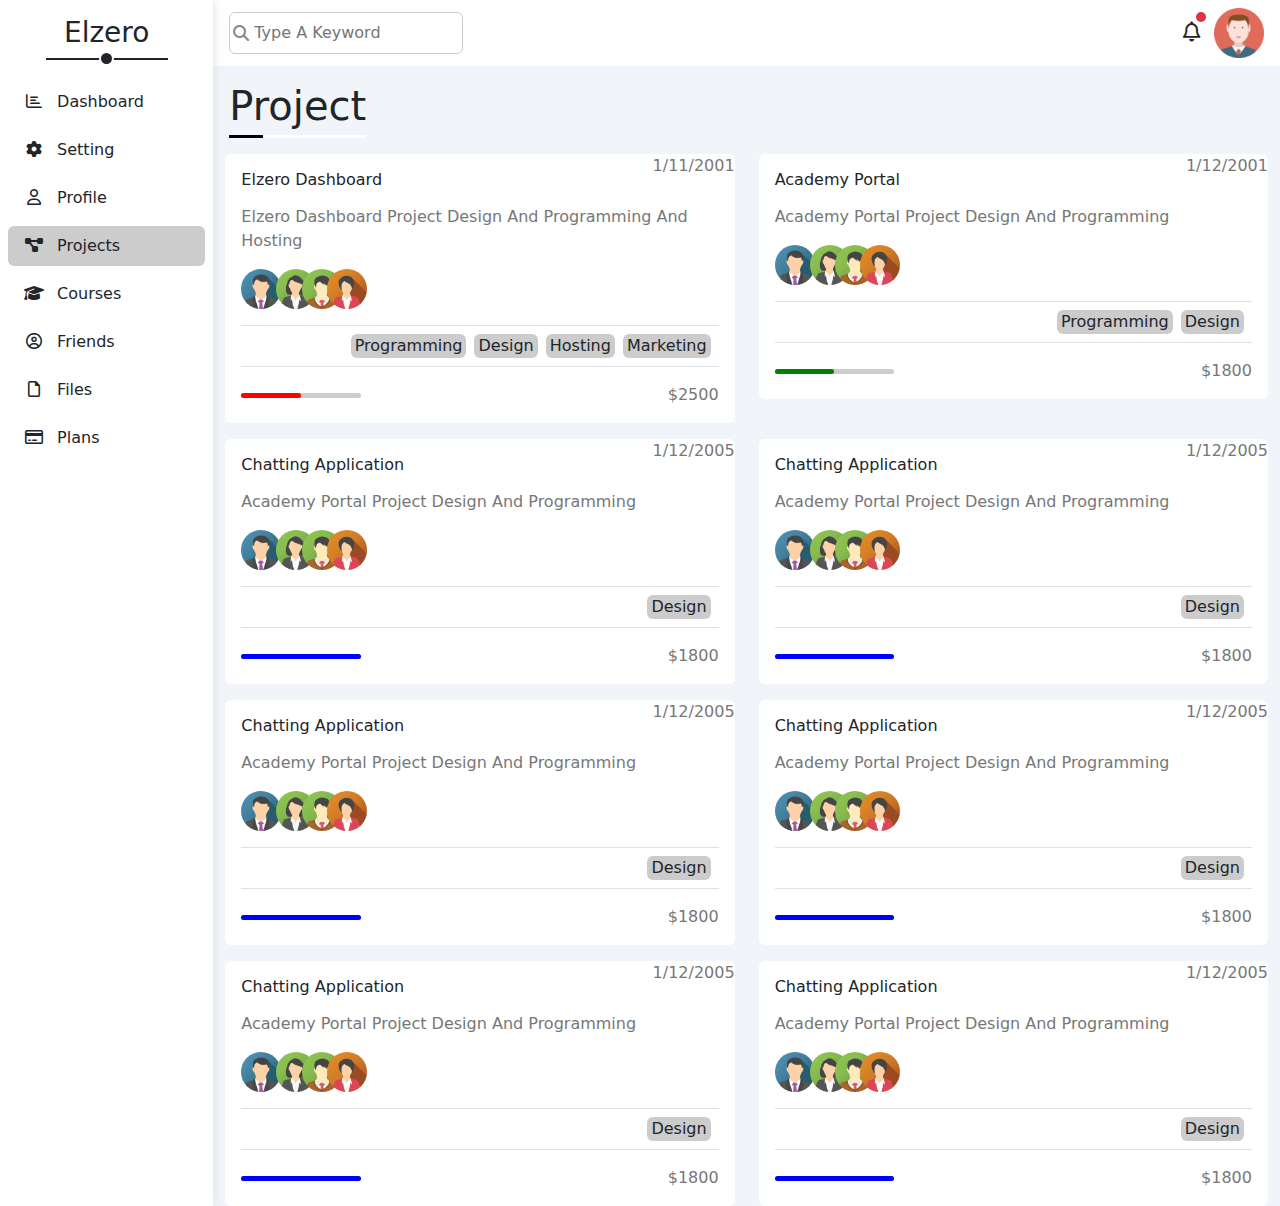
<file: projects.html>
<!DOCTYPE html>
<html lang="en">

<head>
    <meta charset="UTF-8">
    <meta http-equiv="X-UA-Compatible" content="IE=edge">
    <meta name="viewport" content="width=device-width, initial-scale=1.0">

    <!-- bootstrap  -->
    <link rel="stylesheet" href="./css_files/bootstrap.css">
    <!-- css file  -->
    <link rel="stylesheet" href="./css_files/project.css">
    <!-- awesome  -->
    <link rel="stylesheet" href="https://cdnjs.cloudflare.com/ajax/libs/font-awesome/6.2.0/css/all.min.css">
    <!-- Fonts in website  -->
    <link rel="preconnect" href="https://fonts.googleapis.com">
    <link rel="preconnect" href="https://fonts.gstatic.com" crossorigin>
    <link
        href="https://fonts.googleapis.com/css2?family=Cairo:wght@200;300;500;600;700;800&family=Open+Sans:ital,wght@1,300&family=Roboto:wght@100&display=swap"
        rel="stylesheet">
    <title>project</title>
</head>

<body style="background-color: #f1f5f9;">
    <div class="row m-0 g-0">
        <div class="sidbar col-2 col-md-3 col-lg-2"
            style="background-color: white; box-shadow: 0 0 10px #ddd; z-index: 1;">
            <div class="brand text-center">
                <h3 class="mt-3">Elzero</h3>
                <div class="bg-dark d-none d-md-block" style="width: 122px; height: 2px; margin: 0 auto;"></div>
                <div class=" rounded-circle bg-dark d-none d-md-block"
                    style="width: 15px;height: 15px; margin: -9px auto 0; border: 2px solid white; "></div>
            </div>
            <ul class="list-group mt-3">
                <li class="list-group-item border-0 mx-2 mb-2  rounded text-center text-md-start ">
                    <a href="./index.html" class="text-decoration-none text-dark">
                        <i class="fa-regular fa-chart-bar fa-fw me-2 "></i>
                        <span class="d-none d-md-inline">Dashboard</span>
                    </a>
                </li>
                <li class="list-group-item border-0 mx-2 mb-2 rounded text-center text-md-start ">
                    <a href="./setting.html" class="text-decoration-none text-dark">
                        <i class="fa-solid fa-gear fa-fw me-2"></i>
                        <span class="d-none d-md-inline">Setting</span>
                    </a>
                </li>
                <li class="list-group-item border-0 mx-2 mb-2  rounded text-center text-md-start">
                    <a href="./profile.html" class="text-decoration-none text-dark">
                        <i class="fa-regular fa-user fa-fw me-2"></i>
                        <span class="d-none d-md-inline">Profile</span>
                    </a>
                </li>
                <li class="list-group-item border-0 mx-2 mb-2  bg-ccc rounded text-center text-md-start">
                    <a href="./projects.html" class="text-decoration-none text-dark">
                        <i class="fa-solid fa-diagram-project fa-fw me-2"></i>
                        <span class="d-none d-md-inline">Projects</span>
                    </a>
                </li>
                <li class="list-group-item border-0 mx-2 mb-2 rounded text-center text-md-start">
                    <a href="./courses.html" class="text-decoration-none text-dark">
                        <i class="fa-solid fa-graduation-cap fa-fw me-2"></i>
                        <span class="d-none d-md-inline">Courses</span>
                    </a>
                </li>
                <li class="list-group-item border-0 mx-2 mb-2 rounded text-center text-md-start">
                    <a href="./friends.html" class="text-decoration-none text-dark">
                        <i class="fa-regular fa-circle-user fa-fw me-2"></i>
                        <span class="d-none d-md-inline">Friends</span>
                    </a>
                </li>
                <li class="list-group-item border-0 mx-2 mb-2 rounded text-center text-md-start">
                    <a href="./files.html" class="text-decoration-none text-dark">
                        <i class="fa-regular fa-file fa-fw me-2"></i>
                        <span class="d-none d-md-inline">Files</span>
                    </a>
                </li>
                <li class="list-group-item border-0 mx-2 mb-2 rounded text-center text-md-start">
                    <a href="./plans.html" class="text-decoration-none text-dark">
                        <i class="fa-regular fa-credit-card fa-fw me-2"></i>
                        <span class="d-none d-md-inline">Plans</span>
                    </a>
                </li>
            </ul>
        </div>
        <div class="headerandcontent col-10 col-md-9 col-lg-10">
            <div class="navbar px-3" style="background-color: white">
                <div class="search ">
                    <input type="text" placeholder="Type A Keyword" class="p-2 ps-4 rounded"
                        aria-describedby="basic-addon1" style="border: 1px solid #ccc;">
                </div>
                <div class="position-relative">
                    <i class="fa-regular fa-bell fa-lg me-2"></i>
                    <div class=" bg-danger rounded-circle position-absolute "
                        style="width: 10px;height: 10px; top: 4px; left: 13px;"></div>
                    <img src="./images/avatar.png" width="50px" class="" alt="">
                </div>
            </div>
            <h1 class="px-3 pt-3 title" style="width: fit-content;">Project</h1>
           <div class="row row-cols-xl-2 gy-3 m-0">
            <div>
                <div class="bg-white p-3 rounded position-relative">
                    <h6>Elzero Dashboard</h6>
                    <div class="span-color mt-3">Elzero Dashboard Project Design And Programming And Hosting</div>
                    <div class="span-color position-absolute top-0 end-0">1/11/2001</div>
                    <div class="my-3">
                        <img src="./images/team-01.png" width="40px " class="rounded-circle">
                        <img src="./images/team-02.png" width="40px" style="margin: -10px;" class="rounded-circle">
                        <img src="./images/team-03.png" width="40px" style="margin: -10px;"class="rounded-circle">
                        <img src="./images/team-04.png" width="40px" style="margin: -10px;"class="rounded-circle">
                    </div>
                    <div class="p-2 border-top border-bottom d-flex justify-content-end align-items-center flex-wrap">
                        <span class="bg-ccc px-1 rounded ms-2">Programming</span>
                        <span class="bg-ccc px-1 rounded ms-2">Design</span>
                        <span class="bg-ccc px-1 rounded ms-2">Hosting</span>
                        <span class="bg-ccc px-1 rounded ms-2 mt-2 mt-sm-0">Marketing</span>
                    </div>

                    <div class="d-flex justify-content-between mt-3 align-items-center" >
                        <div class="bg-ccc rounded w-25" style="height:5px ;">
                            <div class="bg-red w-50 rounded" style="height:5px ;"></div>
                        </div>
                        <div class="span-color">
                            $2500
                        </div>

                    </div>

                </div>
            </div>
            <div>
                <div class="bg-white p-3 rounded position-relative">
                    <h6>Academy Portal</h6>
                    <div class="span-color mt-3">Academy Portal Project Design And Programming</div>
                    <div class="span-color position-absolute top-0 end-0">1/12/2001</div>
                    <div class="my-3">
                        <img src="./images/team-01.png" width="40px " class="rounded-circle">
                        <img src="./images/team-02.png" width="40px" style="margin: -10px;" class="rounded-circle">
                        <img src="./images/team-03.png" width="40px" style="margin: -10px;"class="rounded-circle">
                        <img src="./images/team-04.png" width="40px" style="margin: -10px;"class="rounded-circle">
                    </div>
                    <div class="p-2 border-top border-bottom d-flex justify-content-end align-items-center">
                        <span class="bg-ccc px-1 rounded ms-2">Programming</span>
                        <span class="bg-ccc px-1 rounded ms-2">Design</span>
                    </div>

                    <div class="d-flex justify-content-between mt-3 align-items-center" >
                        <div class="bg-ccc rounded w-25" style="height:5px ;">
                            <div class="bg-green w-50 rounded" style="height:5px ;"></div>
                        </div>
                        <div class="span-color">
                            $1800
                        </div>

                    </div>

                </div>
            </div>
            <div>
                <div class="bg-white p-3 rounded position-relative">
                    <h6>Chatting Application</h6>
                    <div class="span-color mt-3">Academy Portal Project Design And Programming</div>
                    <div class="span-color position-absolute top-0 end-0">1/12/2005</div>
                    <div class="my-3">
                        <img src="./images/team-01.png" width="40px " class="rounded-circle">
                        <img src="./images/team-02.png" width="40px" style="margin: -10px;" class="rounded-circle">
                        <img src="./images/team-03.png" width="40px" style="margin: -10px;"class="rounded-circle">
                        <img src="./images/team-04.png" width="40px" style="margin: -10px;"class="rounded-circle">
                    </div>
                    <div class="p-2 border-top border-bottom d-flex justify-content-end align-items-center">
                        <span class="bg-ccc px-1 rounded ms-2">Design</span>
                    </div>

                    <div class="d-flex justify-content-between mt-3 align-items-center" >
                        <div class="bg-ccc rounded w-25" style="height:5px ;">
                            <div class="bg-blue w-100 rounded" style="height:5px ;"></div>
                        </div>
                        <div class="span-color">
                            $1800
                        </div>

                    </div>

                </div>
            </div>
            <div>
                <div class="bg-white p-3 rounded position-relative">
                    <h6>Chatting Application</h6>
                    <div class="span-color mt-3">Academy Portal Project Design And Programming</div>
                    <div class="span-color position-absolute top-0 end-0">1/12/2005</div>
                    <div class="my-3">
                        <img src="./images/team-01.png" width="40px " class="rounded-circle">
                        <img src="./images/team-02.png" width="40px" style="margin: -10px;" class="rounded-circle">
                        <img src="./images/team-03.png" width="40px" style="margin: -10px;"class="rounded-circle">
                        <img src="./images/team-04.png" width="40px" style="margin: -10px;"class="rounded-circle">
                    </div>
                    <div class="p-2 border-top border-bottom d-flex justify-content-end align-items-center">
                        <span class="bg-ccc px-1 rounded ms-2">Design</span>
                    </div>

                    <div class="d-flex justify-content-between mt-3 align-items-center" >
                        <div class="bg-ccc rounded w-25" style="height:5px ;">
                            <div class="bg-blue w-100 rounded" style="height:5px ;"></div>
                        </div>
                        <div class="span-color">
                            $1800
                        </div>

                    </div>

                </div>
            </div>
            <div>
                <div class="bg-white p-3 rounded position-relative">
                    <h6>Chatting Application</h6>
                    <div class="span-color mt-3">Academy Portal Project Design And Programming</div>
                    <div class="span-color position-absolute top-0 end-0">1/12/2005</div>
                    <div class="my-3">
                        <img src="./images/team-01.png" width="40px " class="rounded-circle">
                        <img src="./images/team-02.png" width="40px" style="margin: -10px;" class="rounded-circle">
                        <img src="./images/team-03.png" width="40px" style="margin: -10px;"class="rounded-circle">
                        <img src="./images/team-04.png" width="40px" style="margin: -10px;"class="rounded-circle">
                    </div>
                    <div class="p-2 border-top border-bottom d-flex justify-content-end align-items-center">
                        <span class="bg-ccc px-1 rounded ms-2">Design</span>
                    </div>

                    <div class="d-flex justify-content-between mt-3 align-items-center" >
                        <div class="bg-ccc rounded w-25" style="height:5px ;">
                            <div class="bg-blue w-100 rounded" style="height:5px ;"></div>
                        </div>
                        <div class="span-color">
                            $1800
                        </div>

                    </div>

                </div>
            </div>
            <div>
                <div class="bg-white p-3 rounded position-relative">
                    <h6>Chatting Application</h6>
                    <div class="span-color mt-3">Academy Portal Project Design And Programming</div>
                    <div class="span-color position-absolute top-0 end-0">1/12/2005</div>
                    <div class="my-3">
                        <img src="./images/team-01.png" width="40px " class="rounded-circle">
                        <img src="./images/team-02.png" width="40px" style="margin: -10px;" class="rounded-circle">
                        <img src="./images/team-03.png" width="40px" style="margin: -10px;"class="rounded-circle">
                        <img src="./images/team-04.png" width="40px" style="margin: -10px;"class="rounded-circle">
                    </div>
                    <div class="p-2 border-top border-bottom d-flex justify-content-end align-items-center">
                        <span class="bg-ccc px-1 rounded ms-2">Design</span>
                    </div>

                    <div class="d-flex justify-content-between mt-3 align-items-center" >
                        <div class="bg-ccc rounded w-25" style="height:5px ;">
                            <div class="bg-blue w-100 rounded" style="height:5px ;"></div>
                        </div>
                        <div class="span-color">
                            $1800
                        </div>

                    </div>

                </div>
            </div>
            <div>
                <div class="bg-white p-3 rounded position-relative">
                    <h6>Chatting Application</h6>
                    <div class="span-color mt-3">Academy Portal Project Design And Programming</div>
                    <div class="span-color position-absolute top-0 end-0">1/12/2005</div>
                    <div class="my-3">
                        <img src="./images/team-01.png" width="40px " class="rounded-circle">
                        <img src="./images/team-02.png" width="40px" style="margin: -10px;" class="rounded-circle">
                        <img src="./images/team-03.png" width="40px" style="margin: -10px;"class="rounded-circle">
                        <img src="./images/team-04.png" width="40px" style="margin: -10px;"class="rounded-circle">
                    </div>
                    <div class="p-2 border-top border-bottom d-flex justify-content-end align-items-center">
                        <span class="bg-ccc px-1 rounded ms-2">Design</span>
                    </div>

                    <div class="d-flex justify-content-between mt-3 align-items-center" >
                        <div class="bg-ccc rounded w-25" style="height:5px ;">
                            <div class="bg-blue w-100 rounded" style="height:5px ;"></div>
                        </div>
                        <div class="span-color">
                            $1800
                        </div>

                    </div>

                </div>
            </div>
            <div>
                <div class="bg-white p-3 rounded position-relative">
                    <h6>Chatting Application</h6>
                    <div class="span-color mt-3">Academy Portal Project Design And Programming</div>
                    <div class="span-color position-absolute top-0 end-0">1/12/2005</div>
                    <div class="my-3">
                        <img src="./images/team-01.png" width="40px " class="rounded-circle">
                        <img src="./images/team-02.png" width="40px" style="margin: -10px;" class="rounded-circle">
                        <img src="./images/team-03.png" width="40px" style="margin: -10px;"class="rounded-circle">
                        <img src="./images/team-04.png" width="40px" style="margin: -10px;"class="rounded-circle">
                    </div>
                    <div class="p-2 border-top border-bottom d-flex justify-content-end align-items-center">
                        <span class="bg-ccc px-1 rounded ms-2">Design</span>
                    </div>

                    <div class="d-flex justify-content-between mt-3 align-items-center" >
                        <div class="bg-ccc rounded w-25" style="height:5px ;">
                            <div class="bg-blue w-100 rounded" style="height:5px ;"></div>
                        </div>
                        <div class="span-color">
                            $1800
                        </div>

                    </div>

                </div>
            </div>

           </div>

        </div>
    </div>
</body>

</html>
</file>
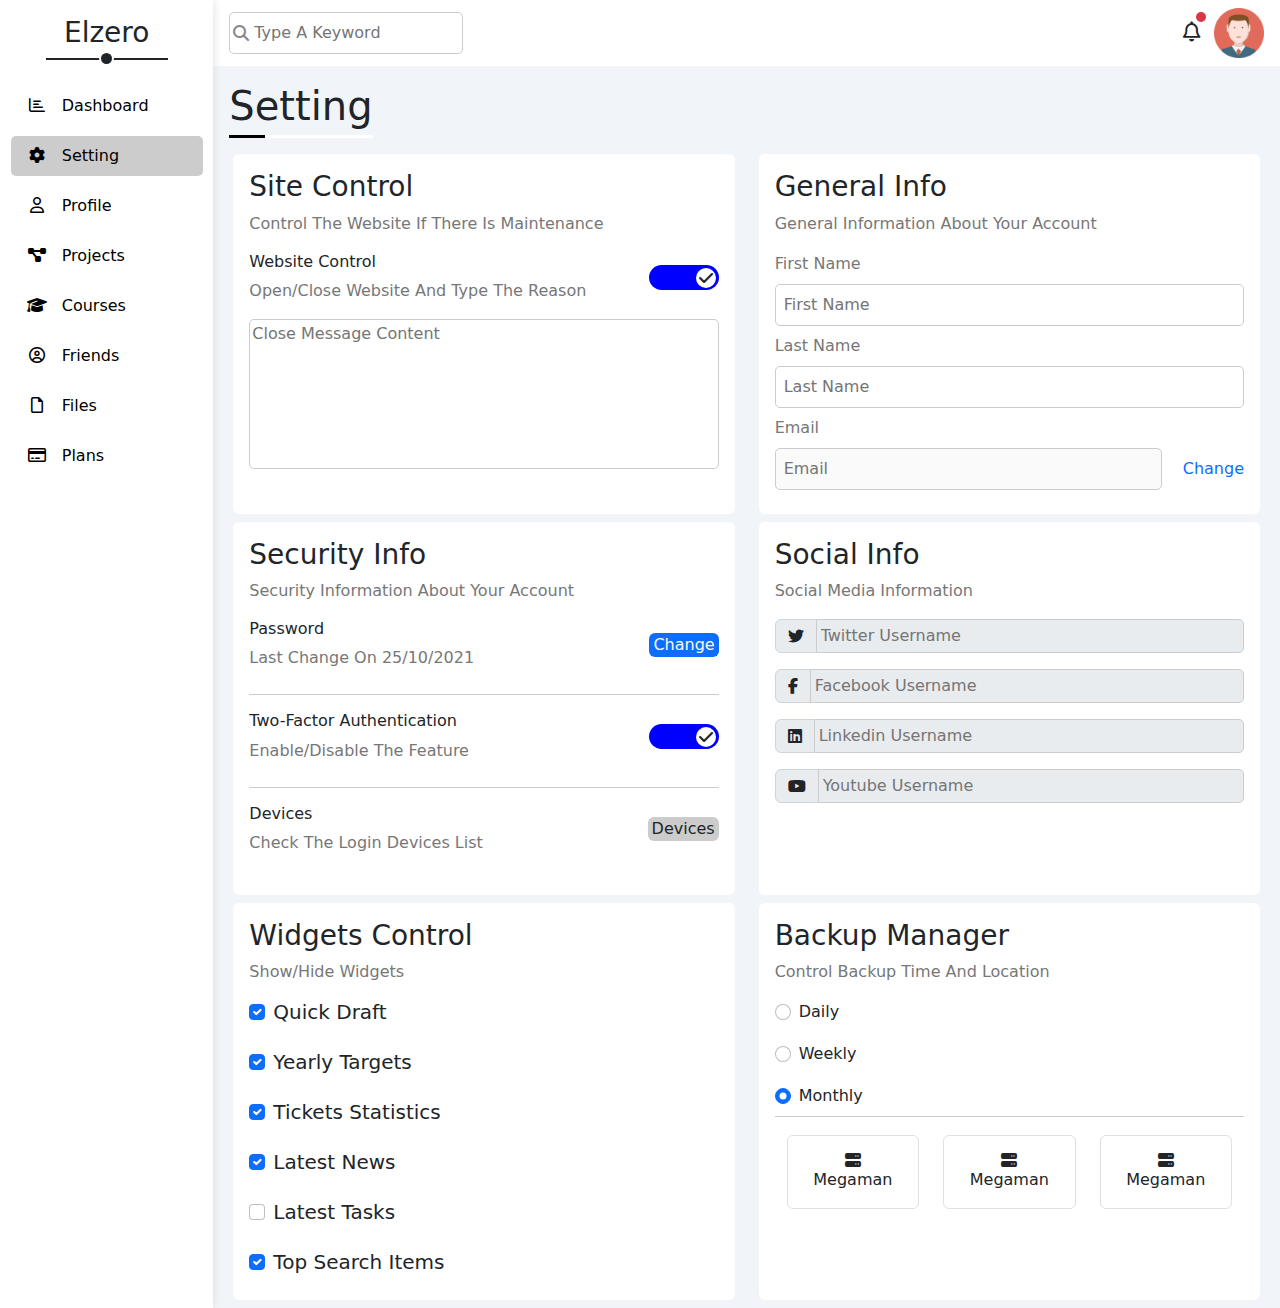
<file: setting.html>
<!DOCTYPE html>
<html lang="en">

<head>
    <meta charset="UTF-8">
    <meta http-equiv="X-UA-Compatible" content="IE=edge">
    <meta name="viewport" content="width=device-width, initial-scale=1.0">

    <!-- bootstrap  -->
    <link rel="stylesheet" href="./css_files/bootstrap.css">
    <!-- css file  -->
    <link rel="stylesheet" href="./css_files/setting.css">
    <!-- awesome  -->
    <link rel="stylesheet" href="https://cdnjs.cloudflare.com/ajax/libs/font-awesome/6.2.0/css/all.min.css">
    <!-- Fonts in website  -->
    <link rel="preconnect" href="https://fonts.googleapis.com">
    <link rel="preconnect" href="https://fonts.gstatic.com" crossorigin>
    <link
        href="https://fonts.googleapis.com/css2?family=Cairo:wght@200;300;500;600;700;800&family=Open+Sans:ital,wght@1,300&family=Roboto:wght@100&display=swap"
        rel="stylesheet">
    <title>Setting</title>
</head>

<body style="background-color: #f1f5f9;">
    <div class="row m-0 g-0">
        <div class="sidbar col-3 col-lg-2" style="background-color: white; box-shadow: 0 0 10px #ddd; z-index: 1;">
            <div class="brand text-center">
                <h3 class="mt-3">Elzero</h3>
                <div class="bg-dark" style="width: 122px; height: 2px; margin: 0 auto;"></div>
                <div class=" rounded-circle bg-dark "
                    style="width: 15px;height: 15px; margin: -9px auto 0; border: 2px solid white; "></div>
            </div>
            <ul class="list-group">
                <li class="list-group-item border-0">
                    <a href="./index.html">
                        <i class="fa-regular fa-chart-bar fa-fw"></i>
                        <span>Dashboard</span>
                    </a>
                </li>
                <li class="list-group-item border-0">
                    <a href="./setting.html">
                        <i class="fa-solid fa-gear fa-fw"></i>
                        <span>Setting</span>
                    </a>
                </li>
                <li class="list-group-item border-0">
                    <a href="./profile.html">
                        <i class="fa-regular fa-user fa-fw"></i>
                        <span>Profile</span>
                    </a>
                </li>
                <li class="list-group-item border-0">
                    <a href="./projects.html">
                        <i class="fa-solid fa-diagram-project fa-fw"></i>
                        <span>Projects</span>
                    </a>
                </li>
                <li class="list-group-item border-0">
                    <a href="./courses.html">
                        <i class="fa-solid fa-graduation-cap fa-fw"></i>
                        <span>Courses</span>
                    </a>
                </li>
                <li class="list-group-item border-0">
                    <a href="./friends.html">
                        <i class="fa-regular fa-circle-user fa-fw"></i>
                        <span>Friends</span>
                    </a>
                </li>
                <li class="list-group-item border-0">
                    <a href="./files.html">
                        <i class="fa-regular fa-file fa-fw"></i>
                        <span>Files</span>
                    </a>
                </li>
                <li class="list-group-item border-0">
                    <a href="./plans.html">
                        <i class="fa-regular fa-credit-card fa-fw"></i>
                        <span>Plans</span>
                    </a>
                </li>
            </ul>
        </div>
        <div class="headerandcontent col-9 col-lg-10">
            <div class="navbar px-3" style="background-color: white">
                <div class="search">
                    <input type="text" placeholder="Type A Keyword" class="p-2 ps-4" aria-describedby="basic-addon1">
                </div>
                <div class="position-relative">
                    <i class="fa-regular fa-bell fa-lg me-2"></i>
                    <div class=" bg-danger rounded-circle position-absolute "
                        style="width: 10px;height: 10px; top: 4px; left: 13px;"></div>
                    <img src="./images/avatar.png" width="50px" class="" alt="">
                </div>
            </div>
            <h1 class="px-3 pt-3 title" style="width: fit-content;">Setting</h1>
            <div class="p-2 row m-0 row-cols-lg-2 gy-2 ">
                <div>
                    <div class="card border-0 p-3 h-100 ">
                        <h3 class="card-title">Site Control</h3>
                        <span class="card-text">Control The Website If There Is Maintenance</span>
                        <div class="d-flex mt-3 justify-content-between align-items-center">
                            <div>
                                <h6>Website Control</h6>
                                <span>Open/Close Website And Type The Reason</span>
                            </div>
                            <label>
                                <div>
                                    <input type="checkbox" class="d-none" checked>
                                    <div class="check"></div>
                                </div>
                            </label>
                        </div>
                        <div class="">
                            <textarea class="w-100  mt-3" style=" resize: none; height: 150px;"
                                placeholder="Close Message Content"></textarea>
                        </div>
                    </div>
                </div>
                <div>
                    <div class="card p-3 border-0 h-100 ">
                        <h3 class="card-title">General Info</h3>
                        <span class="card-text ">General Information About Your Account</span>
                        <div class="mt-3">
                            <label for="inp1" class="d-block">
                                <span>First Name</span>
                            </label>
                            <input class="w-100 my-2 p-2" id="inp1" type="text" placeholder="First Name">
                        </div>
                        <div>
                            <label for="inp2" class="d-block">
                                <span>Last Name</span>
                            </label>
                            <input class="w-100 my-2 p-2" id="inp2" type="text" placeholder="Last Name">
                        </div>
                        <div class="d-flex justify-content-between align-items-center">
                        <div class="flex-grow-1">
                            <label for="em" class="d-block ">
                                <span>Email</span>
                            </label>
                            <input class=" me-2 my-2 p-2 " type="email" id="em" disabled placeholder="Email"
                                style="cursor: no-drop ; width: 95%;">
                            </div>
                            <a href="" class="pt-4">Change</a>
                        
                        </div>
                    </div>
                </div>
                <div>
                    <div class="card border-0 p-3 h-100">
                        <h3 class="card-title">Security Info</h3>
                        <span class="card-text">Security Information About Your Account</span>
                        <div class="d-flex justify-content-between align-items-center mt-3 pb-4" style="border-bottom: 1px solid #ccc ;">
                            <div>
                                <h6>Password</h6>
                                <span>Last Change On 25/10/2021</span>
                            </div>
                            <a class="px-1 rounded bg-primary text-light " href="">Change</a>
                        </div>
                        <div class="d-flex justify-content-between align-items-center mt-3 pb-4" style="border-bottom: 1px solid #ccc ;">
                            <div>
                                <h6>Two-Factor Authentication</h6>
                                <span>Enable/Disable The Feature</span>
                            </div>
                            <label>
                                <div>
                                    <input type="checkbox" class="d-none" checked>
                                    <div class="check"></div>
                                </div>
                            </label>
                        </div>
                        <div class="d-flex justify-content-between align-items-center mt-3 pb-4">
                            <div>
                                <h6>Devices</h6>
                                <span>Check The Login Devices List</span>
                            </div>
                            <a class="px-1 rounded  text-dark " style="background-color: #ccc;">Devices</a>
                        </div>

                    </div>
                </div>
                <div>
                    <div class="card p-3 border-0 h-100">
                        <h3 class="card-title">Social Info</h3>
                        <span class="card-text">Social Media Information</span>
                        <div class="input-group mt-3 w-100 bg-ccc">
                            <div class="input-group-text"><i class="fa-brands fa-twitter center-flex c-grey"></i></div>
                            <input class="flex-grow-1 p-1 bg-input" type="text" placeholder="Twitter Username">
                        </div>
                        <div class="input-group mt-3 w-100">
                            <div class="input-group-text"><i class="fa-brands fa-facebook-f center-flex c-grey"></i></div>
                            <input class="flex-grow-1 p-1 bg-input" type="text" placeholder="Facebook Username">
                        </div>
                        <div class="input-group mt-3 w-100">
                            <div class="input-group-text"><i class="fa-brands fa-linkedin center-flex c-grey"></i></div>
                            <input class="flex-grow-1 p-1 bg-input" type="text" placeholder="Linkedin Username">
                        </div>
                        <div class="input-group mt-3 w-100">
                            <div class="input-group-text"><i class="fa-brands fa-youtube center-flex c-grey"></i></div>
                            <input class="flex-grow-1 p-1 bg-input" type="text" placeholder="Youtube Username">
                        </div>
                    </div>
                </div>
                <div>
                    <div class="card border-0 p-3 h-100">
                        <h3 class="card-title">Widgets Control</h3>
                        <span class="card-text">Show/Hide Widgets</span>
                        <div class="form-check mt-3">
                            <input class="form-check-input" type="checkbox" name="" id="ch1" checked>
                            <label class="form-check-lable" for="ch1"><h5>Quick Draft</h5> </label>
                        </div>
                        <div class="form-check mt-3">
                            <input class="form-check-input" type="checkbox" name="" id="ch2" checked>
                            <label class="form-check-lable" for="ch2"><h5>Yearly Targets</h5> </label>
                        </div>
                        <div class="form-check mt-3">
                            <input class="form-check-input" type="checkbox" name="" id="ch3" checked>
                            <label class="form-check-lable" for="ch3"><h5>Tickets Statistics</h5> </label>
                        </div>
                        <div class="form-check mt-3">
                            <input class="form-check-input" type="checkbox" name="" id="ch4" checked>
                            <label class="form-check-lable" for="ch4"><h5>Latest News</h5> </label>
                        </div>
                        <div class="form-check mt-3">
                            <input class="form-check-input" type="checkbox" name="" id="ch5">
                            <label class="form-check-lable" for="ch5"><h5>Latest Tasks</h5> </label>
                        </div>
                        <div class="form-check mt-3">
                            <input class="form-check-input" type="checkbox" name="" id="ch6" checked>
                            <label class="form-check-lable" for="ch6"><h5>Top Search Items</h5> </label>
                        </div>
                    </div>
                </div>
                <div>
                    <div class="card p-3 h-100 border-0">
                        <h3 class="card-title">Backup Manager</h3>
                        <span class="card-text">Control Backup Time And Location</span>
                        <div class="form-check mt-3">
                            <input class="form-check-input" type="radio" name="time" id="ra1">
                            <label class="form-check-lable" for="ra1">Daily</label>
                        </div>
                        <div class="form-check mt-3">
                            <input class="form-check-input" type="radio" name="time" id="ra1">
                            <label class="form-check-lable" for="ra1">Weekly</label>
                        </div>
                        <div class="form-check mt-3 pb-2" style="border-bottom: 1px solid #ccc;">
                            <input class="form-check-input" type="radio" name="time" id="ra1" checked>
                            <label class="form-check-lable" for="ra1">Monthly</label>
                        </div>
                        <div class="backup row row-cols-md-3 gy-3 m-0">
                        <div >
                            <label  style="min-width: 100%;">
                                <input type="radio" name="back" class="d-none">
                                <div class="p-3 text-center border rounded">
                                    <i class="fa-solid fa-server d-block mb-10"></i>
                                    <div>Megaman</div>
                                </div>
                            </label>
                        </div>
                    <div >
                            <label style="min-width: 100%;">
                                <input type="radio" name="back" class="d-none">
                                <div class="p-3 text-center border rounded">
                                    <i class="fa-solid fa-server d-block mb-10"></i>
                                    <div>Megaman</div>
                                </div>
                            </label>
                        </div>
                    <div >
                            <label  style="min-width: 100%;">
                                <input type="radio" name="back" class="d-none">
                                <div class="p-3 text-center border rounded">
                                    <i class="fa-solid fa-server d-block mb-10"></i>
                                    <div>Megaman</div>
                                </div>
                            </label>
                        </div>
                        </div>
                     
                    </div>
                </div>
            </div>
        </div>
    </div>
</body>

</html>
</file>
<file: css_files/main.css>
/* Start Global Rules  */

 * {
     box-sizing: border-box;
 }

 html {
     scroll-behavior: smooth;

 }

 body {
     background-color: #f1f5f9;

 }

 a {
     text-decoration: none;
 }

 ul {
     list-style: none;
     margin: 0;
 }

 ::-webkit-scrollbar{
    width: 10px;
 }
 ::-webkit-scrollbar-thumb{
    background-color: blue;
 }


 /* End Global Rules  */
 /* Start Variables  */
 :root {
     --main-color: white;
     --second-color: #eee;
     --border-radius: 10px;
 }

 /* End Variables  */
 /* Start Components  */
 .component_one {
     padding: 0px 30px;
     position: relative;
 }

 .component_one::before {
     position: absolute;
     content: "";
     bottom: -5px;
     left: 31px;
     width: 115px;
     height: 4px;
     background-image: linear-gradient(to right, black 0%, black 40%, var(--main-color) 25%, var(--main-color) 100%);
 }

 span {
     color: #777;
 }

 .progress {
     background-color: var(--main-color);
     border-radius: var(--border-radius);
     padding: 20px;
     position: relative;
 }

 .progress h3,
 .progress1 h3 {
     margin: 0;
     margin-bottom: 20px;
     font-size: 25px;
     font-weight: bold;
 }

 /* End Components  */



 /* Start page   */
 .page {
     display: flex;
 }

 /* End page   */

 /* Start sidbar  */
 .page .sidbar {
     width: 250px;
     background-color: var(--main-color);
     box-shadow: 0 0 10px #ddd;
     z-index: 1;
     padding: 0 10px
 }
 @media(max-width:768px){
    .page .sidbar{
        padding: 0 3px 0 0;
    }
 }

 .page .sidbar h3 {
     font-size: 25px;
     text-align: center;
     position: relative;
 }

 .page .sidbar h3::before {
     content: "";
     width: 100px;
     height: 1px;
     background-color: black;
     position: absolute;
     bottom: -18px;
     left: 50px;
 }

 .page .sidbar h3::after {
     content: "";
     width: 15px;
     height: 15px;
     position: absolute;
     border-radius: 50%;
     background-color: black;
     bottom: -24px;
     left: 95px;
     outline: 5px var(--main-color) solid;

 }

 .page .sidbar a {
     display: block;
     padding: 10px 10px;
     color: black;
     margin: 10px 0 10px 10px;

 }

 .page .sidbar a i {
     margin-right: var(--border-radius);
 }

 .page .sidbar a:first-of-type {
     background-color: var(--second-color);
     border-radius: var(--border-radius);
     margin-top: 40px;
 }

 .page .sidbar a:hover {
     background-color: var(--second-color);
     border-radius: var(--border-radius);
 }

 .page .sidbar a span {
     color: black;
 }

 @media(max-width:768px) {
     .page .sidbar {
         width: 100px;
     }

     .page .sidbar h3::before,
     .page .sidbar h3::after {
         display: none;
     }

     .page .sidbar a {
         text-align: center;

     }

     .page .sidbar a span {
         display: none;
     }
 }

 /* Start sidbar  */

 /* Start header  */
 .headerandcontent {
     flex-grow: 1;
     overflow: hidden;
 }

 .header {
     display: flex;
     justify-content: space-between;
     background-color: var(--main-color);
     padding: 15px;
     text-align: center;
     position: relative;
 }

 .header::before {
     content: "";
     position: absolute;
     width: 10px;
     height: 10px;
     border-radius: 50%;
     background-color: red;
     right: 64px;
     top: 21px;
 }

 .header .search {
     position: relative;
 }

 .header .search::before {
     content: "\f002";
     font-weight: 900;
     font-family: "Font Awesome 6 Free";
     position: absolute;
     left: 10px;
     z-index: 1;
     top: 10px;
     color: var(--span-color);
 }

 .header input {
     border: 1px solid #ccc;
     border-radius: 10px;
     height: 40px;
     position: relative;
     padding-left: 30px;
     width: 190px;
     transition: 0.3s;
     
 }

 .header input:focus {
     outline: none;
     width: 230px;
 }

 .header input:focus::placeholder {
     opacity: 0;
 }

 .header div:last-of-type {
     display: flex;
     justify-content: space-between;
     gap: 15px;
 }

 .header div:last-of-type i {
     display: flex;
     align-items: center;
 }

 .header img {
     width: 40px;
 }

 /* End header  */

 /* Start Content  */
 .content {
     padding: 0px 20px 20px 20px;
     display: grid;
     /* grid-template-columns: repeat(auto-fill, minmax(400px, 1fr)); */
     gap: 20px;
 }

 @media(max-width:768px) {
     .content {
         grid-template-columns: minmax(300px, 1fr);

     }
 }

 @media(min-width:992px) {
     .content {
         grid-template-columns: repeat(auto-fill, minmax(450px, 1fr));

     }
 }

 @media(min-width:1200px) {
     .content {
         grid-template-columns: repeat(auto-fill, minmax(420px, 1fr));

     }
 }

 /* progress1 */

 .content .progress1 {
     background-color: var(--main-color);
     border-radius: var(--border-radius);
     overflow: hidden;
 }

 .content .progress1 .welcome {
     display: flex;
     justify-content: space-between;
     background-color: var(--second-color);
     padding: 20px;
 }

 .content .progress1 .welcome div {
     margin-top: -25px;
 }

 .progress1 h3 {
     margin: 20px 0 5px;
 }

 .content .progress1 .welcome img {
     width: 150px;
 }

 @media(max-width:768px) {
     .content .progress1 .welcome img {
         display: none;
     }

     .content .progress1 .welcome {
         height: 120px;
     }
 }

 .content .progress1 .avatar {
     width: 60px;
     margin-left: 20px;
     margin-top: -30px;
     border: 5px solid var(--main-color);
     border-radius: 50%;
 }

 .content .progress1 .intro {
     display: flex;
     justify-content: space-around;
     margin-bottom: 30px;
     border: 1px solid;
     border-color: #ccc transparent #ccc transparent;
     padding: 20px;
     text-align: center;
     margin-top: 25px;
 }

 @media(max-width:768px) {
     .content .progress1 .intro {
         flex-direction: column;
     }

     .content .progress1 .intro div {
         margin-bottom: 15px;
     }


 }

 .content .progress1 .intro h4 {
     margin-bottom: 10px;
     margin-top: 0;
 }


 .content .progress1 a {
     padding: 5px;
     background-color: #0075ff;
     color: var(--main-color);
     display: block;
     width: fit-content;
     margin: 0 15px 15px auto;
     border-radius: var(--border-radius);
 }

 /* progress2 */



 .content .progress2 input {
     margin: 20px 0;
     width: 100%;
     border: none;
     background-color: var(--second-color);
     padding: 10px;
     border-radius: var(--border-radius);
 }


 .content .progress2 textarea {
     width: 100%;
     border: none;
     background-color: var(--second-color);
     padding: 10px;
     border-radius: var(--border-radius);
     resize: none;
     height: 160px;
 }


 .content .progress2 input:focus,
 .content .progress2 textarea:focus {
     outline: none;
 }

 .content .progress2 a {
     display: block;
     padding: 5px;
     background-color: #0075ff;
     width: fit-content;
     margin: 15px 0 0 auto;
     border-radius: var(--border-radius);
     color: var(--main-color);
 }

 /* progress3 */



 .progress3 .info {
     display: flex;
     margin-top: 30px;
 }

 .progress3 .info i {
     width: 70px;
     height: 70px;
     display: flex;
     align-items: center;
     justify-content: center;
 }

 .progress3 .info1 i {
     background-color: rgb(0 117 255 / 20%);

 }

 .progress3 .info2 i {
     background-color: rgb(245 158 11 / 20%);

 }

 .progress3 .info3 i {
     background-color: rgb(34 197 94 / 20%);

 }

 .progress3 .info>div {
     padding: 0 20px;
     width: 100%;
 }

 .progress3 .info span:first-of-type {}

 .progress3 .info span:nth-of-type(2) {
     display: block;
     margin: 10px 0;
     color: black;
     font-weight: bold;
     font-size: 20px;
 }

 .progress3 .info1 div div {
     background-color: #cce3ff;
 }

 .progress3 .info2 div div {
     background-color: #fdecce;
 }

 .progress3 .info3 div div {
     background-color: #d3f3df;
 }

 .progress3 .info1 div div span {
     width: 80%;
     background-color: #0075ff;


 }

 .progress3 .info2 div div span {
     width: 55%;
     background-color: #f59e0b;


 }

 .progress3 .info3 div div span {
     width: 75%;
     background-color: #22c55e;

 }

 .progress3 .info div div span {
     height: 5px;
     display: block;
     position: relative;

 }

 .progress3 .info div div span::before {
     content: attr(data_content);
     position: absolute;
     width: 40px;
     height: 25px;
     right: -20px;
     top: -34px;
     display: flex;
     justify-content: center;
     align-items: center;
     color: white;
     border-radius: var(--border-radius);
 }

 .progress3 .info1 div div span::before {
     background-color: #0075ff;
 }

 .progress3 .info2 div div span::before {
     background-color: #f59e0b;
 }

 .progress3 .info3 div div span::before {
     background-color: #22c55e;
 }

 .progress3 .info div div span::after {
     content: "";
     position: absolute;
     border: 5px solid;
     right: -4px;
     top: -8px;

 }

 .progress3 .info1 div div span::after {
     border-color: #0075ff transparent transparent transparent;

 }

 .progress3 .info2 div div span::after {
     border-color: #f59e0b transparent transparent transparent;

 }

 .progress3 .info3 div div span::after {
     border-color: #22c55e transparent transparent transparent;

 }

 /* progress4 */

 .progress4 .statistic {
     display: grid;
     grid-template-columns: repeat(auto-fill, minmax(260px, 1fr));
     gap: 15px;
     margin-top: 25px;
 }

 @media(max-width:768px) {
     .progress4 .statistic {
         grid-template-columns: repeat(auto-fill, minmax(240px, 1fr));
         gap: 15px 200px;
     }
 }

 @media(min-width:786px) {
     .progress4 .statistic {
         grid-template-columns: repeat(auto-fill, minmax(270px, 1fr));
     }
 }

 @media(min-width:1200px) {
     .progress4 .statistic {
         grid-template-columns: repeat(auto-fill, minmax(183px, 1fr));
         gap: 14px;

     }
 }


 .progress4 .statistic div {
     text-align: center;
     padding: 15px 25px;
     border: 2px solid #ccc;
     border-radius: var(--border-radius);
 }

 .progress4 .statistic div span:first-of-type {
     font-weight: bold;
     font-size: 25px;
     display: block;
     margin: 10px 0;
     color: black;
 }

 /* progress5 */
 .progress5>div {
     margin-top: 25px;
 }

 .progress5>div>div {
     display: flex;
     margin-bottom: 30px;
     align-items: center;
     padding-bottom: 20px;
 }

 @media(max-width:768px) {
     .progress5>div>div {
         flex-direction: column;
         text-align: center;
         gap: 10px;
     }

     .progress5 h3 {
         text-align: center;
     }
 }

 .progress5>div>div:not(:last-of-type) {
     border-bottom: 1px solid #ccc;

 }

 .progress5 img {
     width: 100px;
     border-radius: var(--border-radius);
 }


 .progress5 .info {
     margin-left: 10px;
     flex-grow: 1;

 }

 .progress5 .info h4 {
     margin: 0;
 }


 .progress5 .info p {
     color: #777;
     margin: 10px 0 0;
 }

 .progress5 div>div div:last-of-type {
     padding: 10px;
     background-color: #eee;
     border-radius: var(--border-radius);
 }

 /* progress6 */
 .progress6 .info {
     display: flex;
     padding: 20px 0;
     justify-content: space-between;
     border-bottom: 1px solid #ccc;
     align-items: center;

 }

 .progress6 .info:first-of-type {
     padding: 0 0 20px;

 }

 .progress6 .info:last-of-type,
 .progress6 .info:nth-child(5) {
     border-bottom: none;
 }

 .progress6 .info:nth-of-type(4) h4,
 .progress6 .info:nth-of-type(4) p {
     text-decoration: line-through;
     color: #777;

 }

 .progress6 .info:nth-of-type(4)>i {
     color: #777;
 }

 .progress6 .info div h4 {
     margin: 0;
     font-size: 17px;
 }

 .progress6 .info div p {
     margin: 10px 0 0;
     color: #777;

 }

 /* progress7 */
 .progress7 .info {
     display: flex;
     align-items: center;
     padding-bottom: 30px;
     justify-content: space-between;
     font-size: 17px;
 }

 .progress7 .info:first-of-type {
     color: #777;
     padding: 0 0 30px;

 }

 .progress7 .info:not(:first-of-type) div:last-child {
     background-color: #eee;
     padding: 3px 10px;
     border-radius: 5px;
 }

 /* progress8 */
 .progress8 .info {
     display: flex;
     justify-content: space-between;
     padding: 10px 0;
     border-bottom: 1px solid #ccc;
     align-items: center;
 }

 .progress8 .info:first-of-type {
     padding: 0 0 10px;
 }

 .progress8 .info:last-of-type {
     border-bottom: none;

 }

 .progress8 .info>div:first-of-type {
     display: flex;
     align-items: center;
 }

 .progress8 .info div:first-of-type img {
     width: 40px;
     margin-right: 10px;
 }

 .progress8 .info div:first-of-type div h4 {
     margin: 0;
 }

 .progress8 .info div:first-of-type div span {
     display: block;
     margin-top: 5px;
 }


 .progress8 .info>div:last-of-type {
     background-color: #eee;
     padding: 3px 10px;
     border-radius: 5px;
 }


 /* progress9 */
 .progress9 div {
     display: flex;
     align-items: flex-end;
     justify-content: space-between;
     position: relative;
 }

 .progress9 div ul::before {
     content: "";
     position: absolute;
     width: 2px;
     height: 62%;
     background-color: #0075ff;
     left: 10px;
     top: 49px;
 }

 .progress9 div ul li {
     padding: 13px 0;
     font-weight: bold;
     position: relative;
 }

 .progress9 div ul li:first-of-type {
     padding: 0 0 13px;
 }

 .progress9 div ul li::before {
     content: "";
     width: 20px;
     height: 20px;
     background-color: #0075ff;
     border-radius: 50%;
     position: absolute;
     left: -40px;
     border: 2px solid white;
     outline: 2px solid #0075ff;

 }

 .progress9 div ul li:last-of-type::before,
 .progress9 div ul li:nth-child(4)::before {
     background-color: white;
 }

 .progress9 div ul li:nth-child(4)::before {
     animation-name: hide;
     animation-duration: 1s;
     animation-iteration-count: infinite;
     animation-direction: alternate;
 }

 .progress9 div img {
     width: 150px;
     opacity: 0.2;
 }

 @media(max-width:768px) {
     .progress9 div img {
         display: none;
     }

     .progress9 div ul li {
         font-size: 14px;
     }
 }

 /* progress10  */
 .progress10>div {
     margin-top: 15px;
     margin-left: 50px;
     position: relative;
 }

 .progress10>div::before {
     content: "";
     position: absolute;
     width: 20px;
     height: 20px;
     border-radius: 50%;
     background-color: #0075ff;
     left: -49px;
     top: 12px;
 }

 .progress10>div:nth-child(3)::before,
 .progress10>div:nth-child(3)::after {
     background-color: #22c55e;
 }

 .progress10>div:nth-child(4)::before,
 .progress10>div:nth-child(4)::after {
     background-color: #f59e0b;
 }

 .progress10>div:nth-child(5)::before,
 .progress10>div:nth-child(5)::after {
     background-color: red;
 }

 .progress10>div::after {
     content: "";
     position: absolute;
     width: 2px;
     height: 100%;
     left: -18px;
     top: 0;
     background-color: #0075ff;
 }

 .progress10>div h4 {
     margin: 0;
 }

 @media(max-width:768px) {
     .progress10>div h4 {
         font-size: 13px;
     }
 }

 .progress10>div p {
     color: #777;
     margin-top: 10px;
 }

 /* progress11 */
 .progress11>div {
     margin-top: 15px;
 }

 .progress11>div:first-of-type {
     display: flex;
     align-items: center;
 }

 .progress11>div:first-of-type img {
     width: 50px;
     border-radius: 50%;
 }

 .progress11>div:first-of-type div {
     margin-left: 20px;
 }

 .progress11>div:first-of-type div h4 {
     margin: 0;
 }

 .progress11>div:first-of-type div p {
     color: #777;
     margin: 7px 0 0;
 }

 .progress11>div:nth-child(3) {
     padding: 20px 0;
     border-top: 1px solid #ccc;
     border-bottom: 1px solid #ccc;
     height: 140px;
     line-height: 1.8;
 }

 .progress11>div:nth-child(4) {
     display: flex;
     justify-content: space-between;
     align-items: center;
 }

 /* progress12 */
 .progress12>div {
     display: flex;
     margin-top: 10px;
     padding: 10px 0 0;
     align-items: center;
 }

 .progress12>div i {
     background-color: #1da1f2;
     font-size: 20px;
     width: 55px;
     height: 55px;
     display: flex;
     align-items: center;
     justify-content: center;
     color: white;
 }

 .progress12>div>div {
     flex-grow: 1;
     background-color: rgb(29 161 242 / 20%);
     color: #1da1f2;
     display: flex;
     justify-content: space-between;
     padding: 15px 15px 15px 20px;
     align-items: center;
 }

 @media(max-width:768px) {
     .progress12>div>div {
         padding: 15px 5px 15px 10px;

     }
 }

 .progress12>div:nth-child(3) div {
     background-color: rgb(24 119 242 / 20%);
     color: #1da1f2;
 }

 .progress12>div:nth-child(3) i {
     background-color: #0075ff
 }

 .progress12>div:nth-child(4) div {
     background-color: rgb(255 0 0 / 20%);
     color: #ff0000;
 }

 .progress12>div:nth-child(4) i {
     background-color: #ff0000;
 }

 .progress12>div:nth-child(5) div {
     background-color: rgb(0 119 181 / 20%);
     color: #0077b5;
 }

 .progress12>div:nth-child(5) i {
     background-color: #0077b5;
 }

 .progress12>div a {
     background-color: #1da1f2;


     padding: 3px 10px;
     border-radius: var(--border-radius);
 }

 .progress12>div:nth-child(3) a {
     background-color: #0075ff
 }

 .progress12>div:nth-child(4) a {
     background-color: #ff0000;




 }

 .progress12>div:nth-child(5) a {
     background-color: #0077b5;



 }

 /* progress13 */
 .progress13{
    margin: 0 20px 20px;
    overflow-x: hidden;
}

.progress13 div{
    overflow-x: auto;
   
}

 .progress13 table{
min-width: 1000px;
width: 100%;
border-spacing: 0;
 }
 .progress13 thead td{
    background-color: #ccc;
 }
 .progress13  td img{
    width: 40px;
    border-radius: 50%;
 }
 
 .progress13  td img:not(:first-child){
    margin-left: -25px;
 }
 .progress13 td{
padding: 10px;
border: 1px solid #ccc;
 }

 /* End Content  */

 /* Start Animation */
 @keyframes hide {
     from {
         background-color: white;
     }

     to {
         background-color: #0075ff;
     }
 }

 /* End Animation */
</file>
<file: css_files/course.css>
.span-color{
    color: #777;
}
.bg-ccc{
    background-color: #ccc;
}
.bg-white{
    background-color: white;
}
.bg-eee{
    background-color: #eee;
}
/* header  */
.headerandcontent.navbar .search{
    position: relative;
}

.headerandcontent .navbar .search::before{
content: "\f002";
font-family: "font awesome 6 free";
font-weight: 900;
color: #888;
position: absolute;
top: 21px;
left: 20px;
}
.headerandcontent .navbar .search input:focus{
    outline: none;
}

/* title  */
.title{
    position: relative;
}

.title::before{
content: "";
width: calc(100% - 32px);
height: 3px;
background-image: linear-gradient( to right,  black 0, black 25%, white 25%, white 100%);
position: absolute;
bottom: -8px;
}
/* hover  */
.sidbar ul li:hover{
    background-color: #ccc;
}
</file>
<file: css_files/file.css>
.span-color{
    color: #777;
}
.bg-ccc{
    background-color: #ccc;
}
.bg-white{
    background-color: white;
}
.bg-eee{
    background-color: #eee;
}
/* header  */
.headerandcontent.navbar .search{
    position: relative;
}

.headerandcontent .navbar .search::before{
content: "\f002";
font-family: "font awesome 6 free";
font-weight: 900;
color: #888;
position: absolute;
top: 21px;
left: 20px;
}
.headerandcontent .navbar .search input:focus{
    outline: none;
}

/* title  */
.title{
    position: relative;
}

.title::before{
content: "";
width: calc(100% - 32px);
height: 3px;
background-image: linear-gradient( to right,  black 0, black 25%, white 25%, white 100%);
position: absolute;
bottom: -8px;
}
/* hover  */
.sidbar ul li:hover{
    background-color: #ccc;
}
.statistics a:hover i{
    animation-name: top;
    animation-duration: 0.8s;
    animation-iteration-count: infinite;

}

.im:hover img{
    transform: rotate(30deg);
    transition-duration: 0.5s;
}

@keyframes top {

    0%,
    50%,
    100% {
        transform: translateY(0);
    }

    40%,
    60% {
        transform: translateY(-5px);

    }

}

@media(max-width:768px){
    .fl{
        flex-direction: column-reverse;
    }
}
</file>
<file: css_files/friend.css>
.span-color{
    color: #777;
}
.bg-ccc{
    background-color: #ccc;
}
.bg-white{
    background-color: white;
}
.bg-eee{
    background-color: #eee;
}
/* header  */
.headerandcontent.navbar .search{
    position: relative;
}

.headerandcontent .navbar .search::before{
content: "\f002";
font-family: "font awesome 6 free";
font-weight: 900;
color: #888;
position: absolute;
top: 21px;
left: 20px;
}
.headerandcontent .navbar .search input:focus{
    outline: none;
}

/* title  */
.title{
    position: relative;
}

.title::before{
content: "";
width: calc(100% - 32px);
height: 3px;
background-image: linear-gradient( to right,  black 0, black 25%, white 25%, white 100%);
position: absolute;
bottom: -8px;
}
/* hover  */
.sidbar ul li:hover{
    background-color: #ccc;
}

.phone:hover,
.mail:hover{
    background-color: blue;
    cursor: pointer;
}
</file>
<file: css_files/plan.css>
.span-color{
    color: #777;
}
.bg-ccc{
    background-color: #ccc;
}
.bg-white{
    background-color: white;
}
.bg-eee{
    background-color: #eee;
}
/* header  */
.headerandcontent.navbar .search{
    position: relative;
}

.headerandcontent .navbar .search::before{
content: "\f002";
font-family: "font awesome 6 free";
font-weight: 900;
color: #888;
position: absolute;
top: 21px;
left: 20px;
}
.headerandcontent .navbar .search input:focus{
    outline: none;
}

/* title  */
.title{
    position: relative;
}

.title::before{
content: "";
width: calc(100% - 32px);
height: 3px;
background-image: linear-gradient( to right,  black 0, black 25%, white 25%, white 100%);
position: absolute;
bottom: -8px;
}
/* hover  */
.sidbar ul li:hover{
    background-color: #ccc;
}
</file>
<file: css_files/profile.css>
.span-color{
    color: #777;
}
.bg-ccc{
    background-color: #ccc;
}
.bg-white{
    background-color: white;
}
.bg-eee{
    background-color: #eee;
}
/* header  */
.headerandcontent.navbar .search{
    position: relative;
}

.headerandcontent .navbar .search::before{
content: "\f002";
font-family: "font awesome 6 free";
font-weight: 900;
color: #888;
position: absolute;
top: 21px;
left: 20px;
}
.headerandcontent .navbar .search input:focus{
    outline: none;
}

/* title  */
.title{
    position: relative;
}

.title::before{
content: "";
width: calc(100% - 32px);
height: 3px;
background-image: linear-gradient( to right,  black 0, black 25%, white 25%, white 100%);
position: absolute;
bottom: -8px;
}

/* switch  */

 .check{
    background-color: #ccc;
    width: 70px;
    height: 25px;
    border-radius: 17px;
    position: relative;

}
 .check::before{
    content: "\f00d";
    font-family: "font awesome 6 free";
    font-weight: 900;
    width: 20px;
    height: 20px;
    border-radius: 50%;
    position: absolute;
    background-color: white;
    display: flex;
    justify-content: center;
    align-items: center;
    top: 3px;
    left: 3px;
    transition: 0.3s;
    

}
 input:checked + .check{
    background-color: blue;
}
 
 input:checked + .check::before{
    content: '\f00c';
    font-family: "font awesome 6 free";
    font-weight: 900;
    left: 47px;

}

/* hover  */
.sidbar ul li:hover{
    background-color: #ccc;
}

.hover div:hover{
    background-color: #f9f9f9;
}
</file>
<file: css_files/project.css>
.span-color{
    color: #777;
}
.bg-ccc{
    background-color: #ccc;
}
.bg-white{
    background-color: white;
}
.bg-eee{
    background-color: #eee;
}
.bg-red{
    background-color: red;
}
.bg-blue{
    background-color: blue;
}
.bg-green{
    background-color: green;
}
/* header  */
.headerandcontent.navbar .search{
    position: relative;
}

.headerandcontent .navbar .search::before{
content: "\f002";
font-family: "font awesome 6 free";
font-weight: 900;
color: #888;
position: absolute;
top: 21px;
left: 20px;
}
.headerandcontent .navbar .search input:focus{
    outline: none;
}

/* title  */
.title{
    position: relative;
}

.title::before{
content: "";
width: calc(100% - 32px);
height: 3px;
background-image: linear-gradient( to right,  black 0, black 25%, white 25%, white 100%);
position: absolute;
bottom: -8px;
}
/* hover  */
.sidbar ul li:hover{
    background-color: #ccc;
}
</file>
<file: css_files/setting.css>
.bg-input{
    background-color: #e9ecef;
}
a{
    text-decoration:none;
}
input , textarea{
    border: 1px solid #ccc;
    outline: none;
    border-radius: 5px;
}
.sidbar ul {
    margin-top: 20px;
}
.sidbar ul li {
    margin-bottom: 10px;
    width: 90%;
    border-radius: 5px;
    margin-left: 5%;
}
@media(max-width:576px){
    .sidbar ul li a span{
        display: none;
    }
    .sidbar{
        flex: 0 0 auto;
        width: 16.66666667%;
    }
    .headerandcontent{
        flex: 0 0 auto;
        width: 83.33333333%;
    }
    .brand div{
        display: none;
    }
    .search input{
        width: 150px;
    }

}
.sidbar ul li:nth-child(2){
    background-color: #ccc;
}
.sidbar ul li:hover{
    background-color: #ccc;
}
.sidbar ul li a{
    color: black;
}
.sidbar ul li a i{
   margin-right: 10px;

}
.headerandcontent.navbar .search{
    position: relative;
}

.headerandcontent .navbar .search::before{
content: "\f002";
font-family: "font awesome 6 free";
font-weight: 900;
color: #888;
position: absolute;
top: 21px;
left: 20px;
}
.headerandcontent .navbar .search input:focus{
    outline: none;
}
.card span{
    color: #777;
}


.card label .check{
    background-color: #ccc;
    width: 70px;
    height: 25px;
    border-radius: 17px;
    position: relative;

}
.card label .check::before{
    content: "\f00d";
    font-family: "font awesome 6 free";
    font-weight: 900;
    width: 20px;
    height: 20px;
    border-radius: 50%;
    position: absolute;
    background-color: white;
    display: flex;
    justify-content: center;
    align-items: center;
    top: 3px;
    left: 3px;
    transition: 0.3s;
    

}
.card label input:checked + .check{
    background-color: blue;
}
 
.card label input:checked + .check::before{
    content: '\f00c';
    font-family: "font awesome 6 free";
    font-weight: 900;
    left: 47px;

}
.title{
    position: relative;
}

.title::before{
content: "";
width: calc(100% - 32px);
height: 3px;
background-image: linear-gradient( to right,  black 0, black 25%, white 25%, white 100%);
position: absolute;
bottom: -8px;
}


.backup input:checked + div{
border: 2px solid blue !important;
color: blue;
}
</file>
